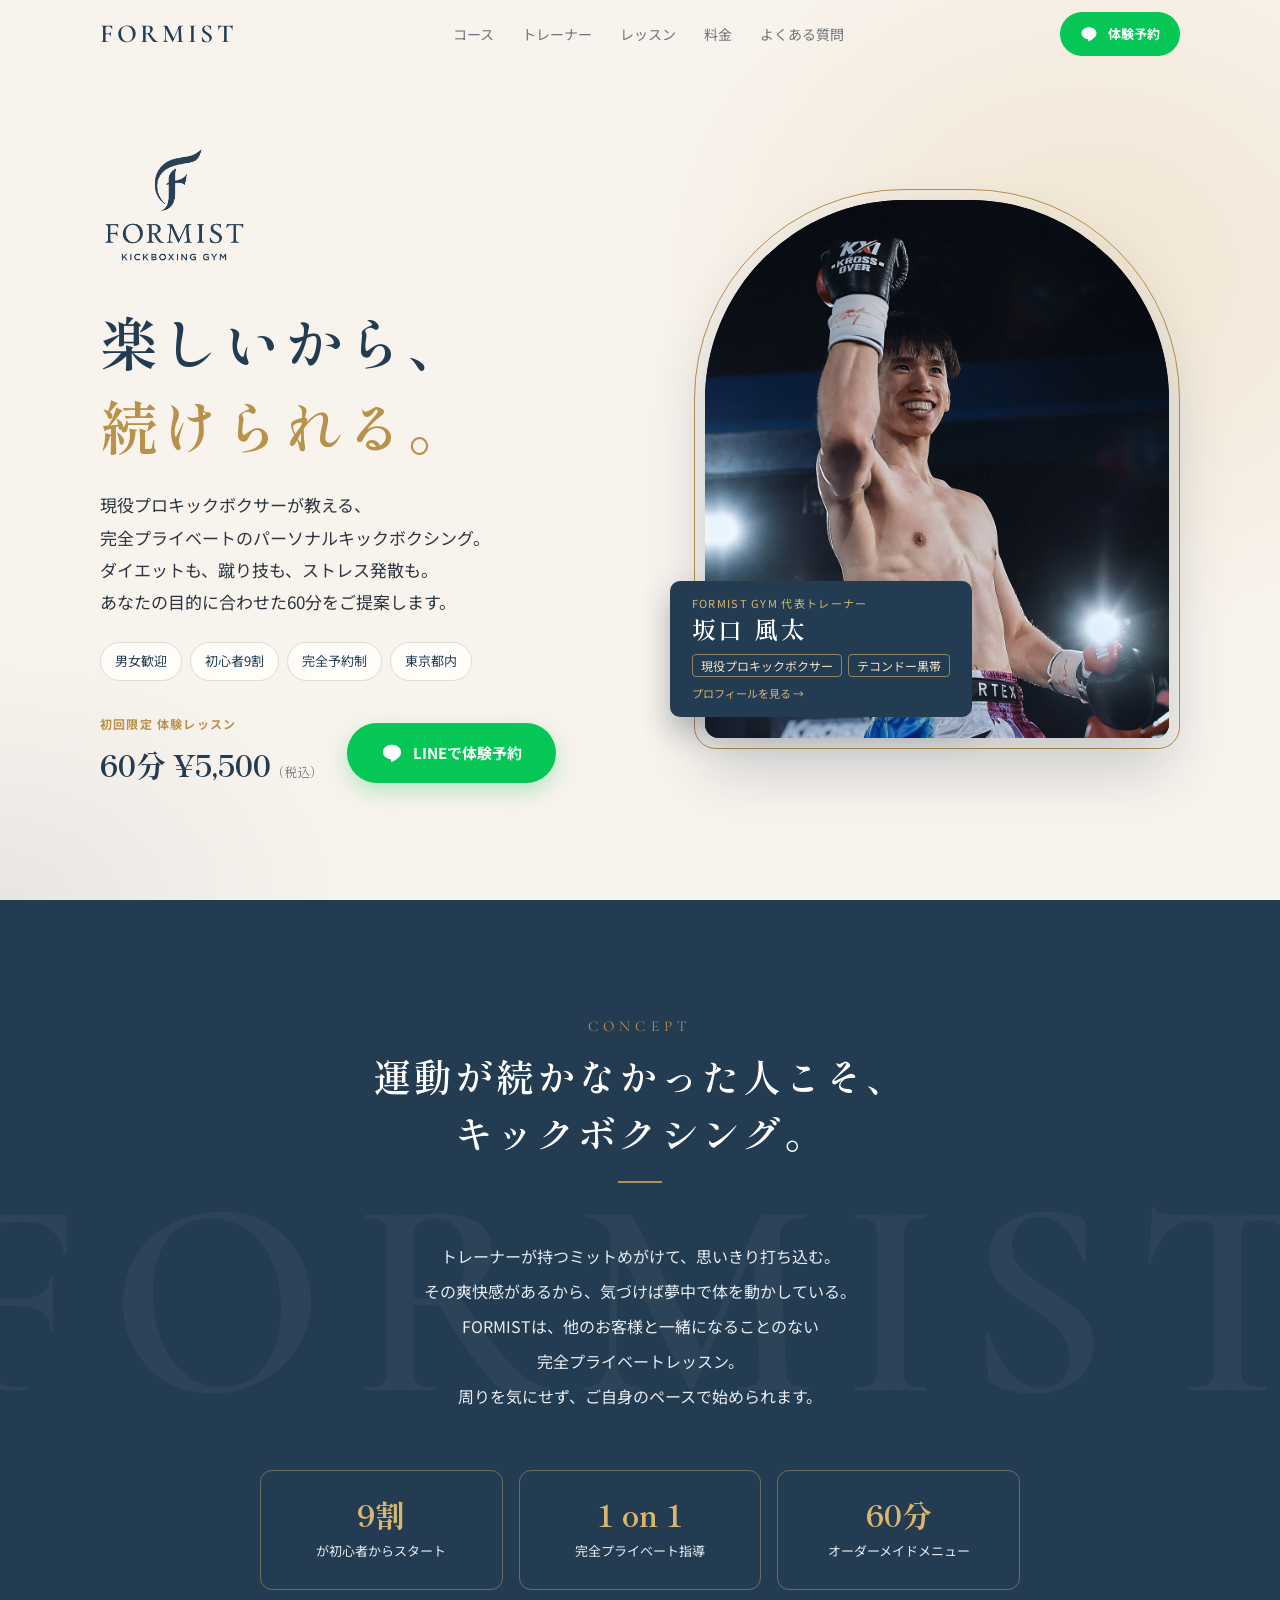
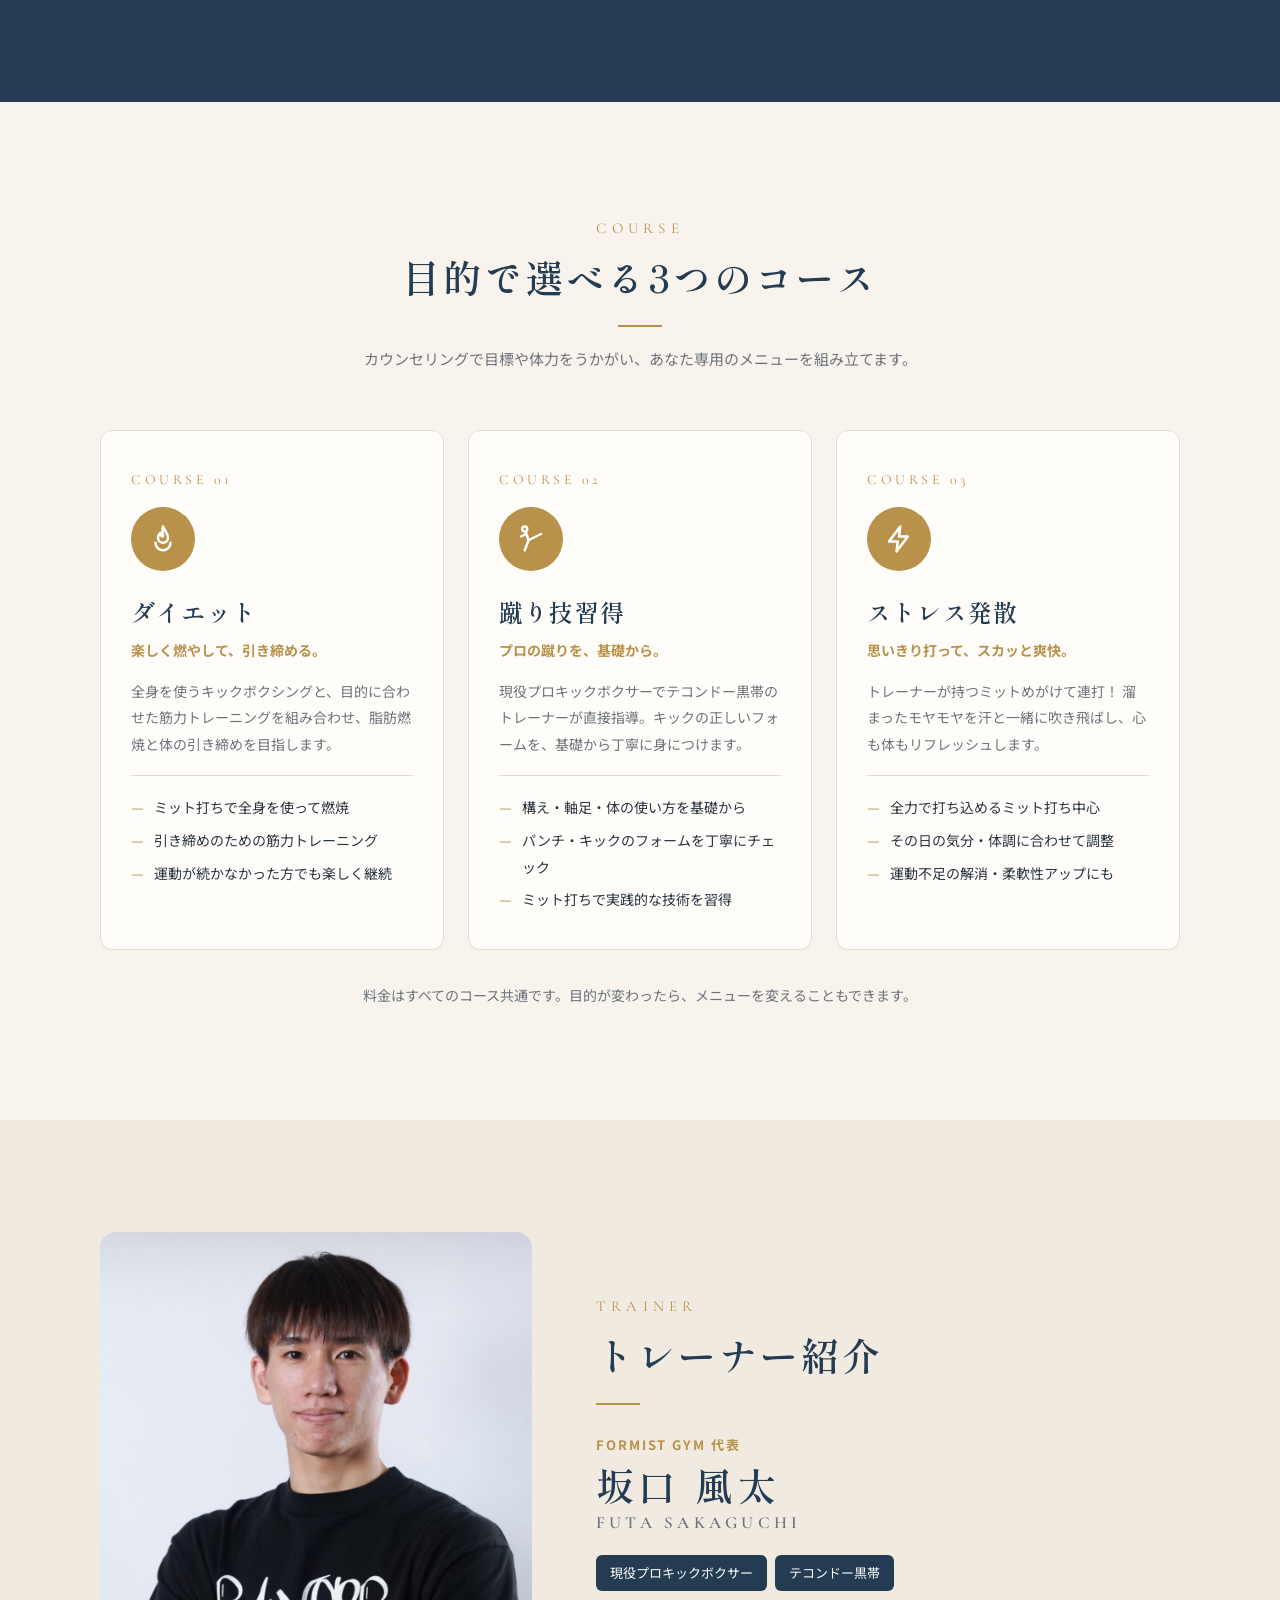
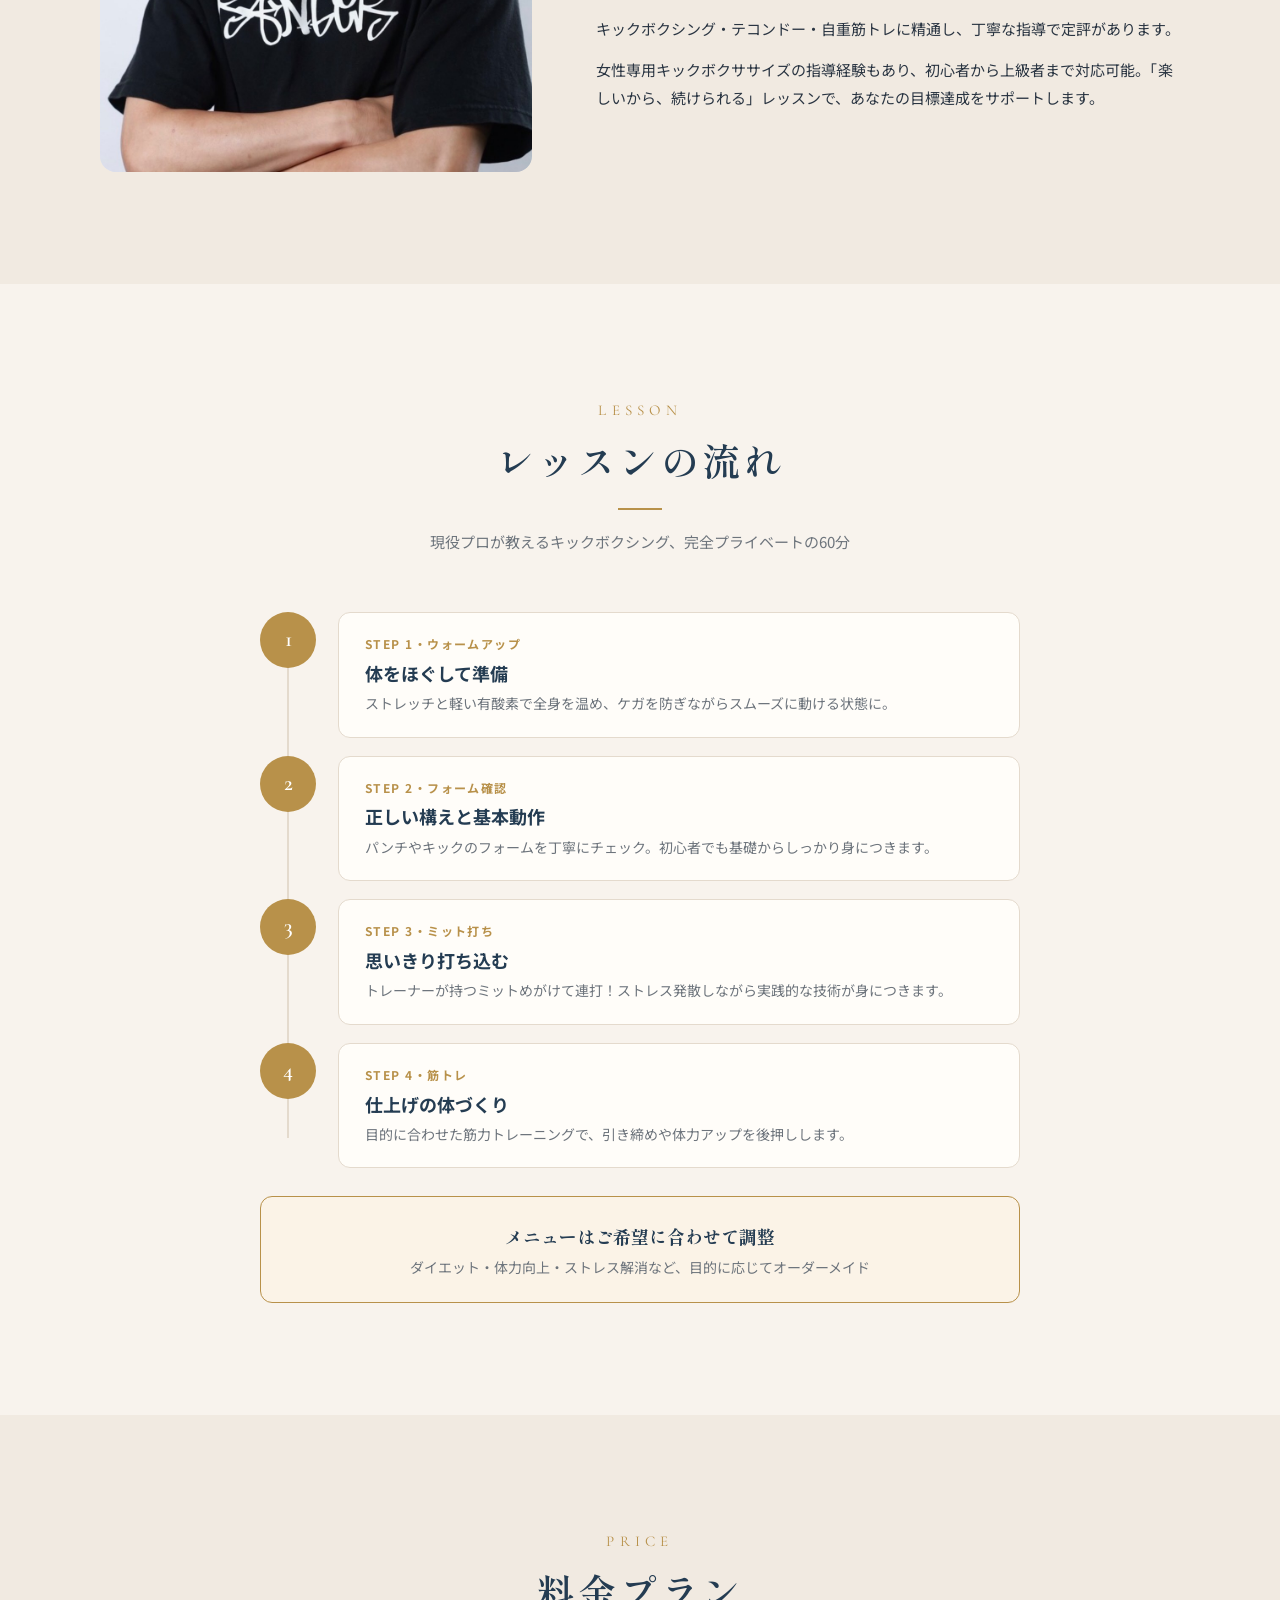
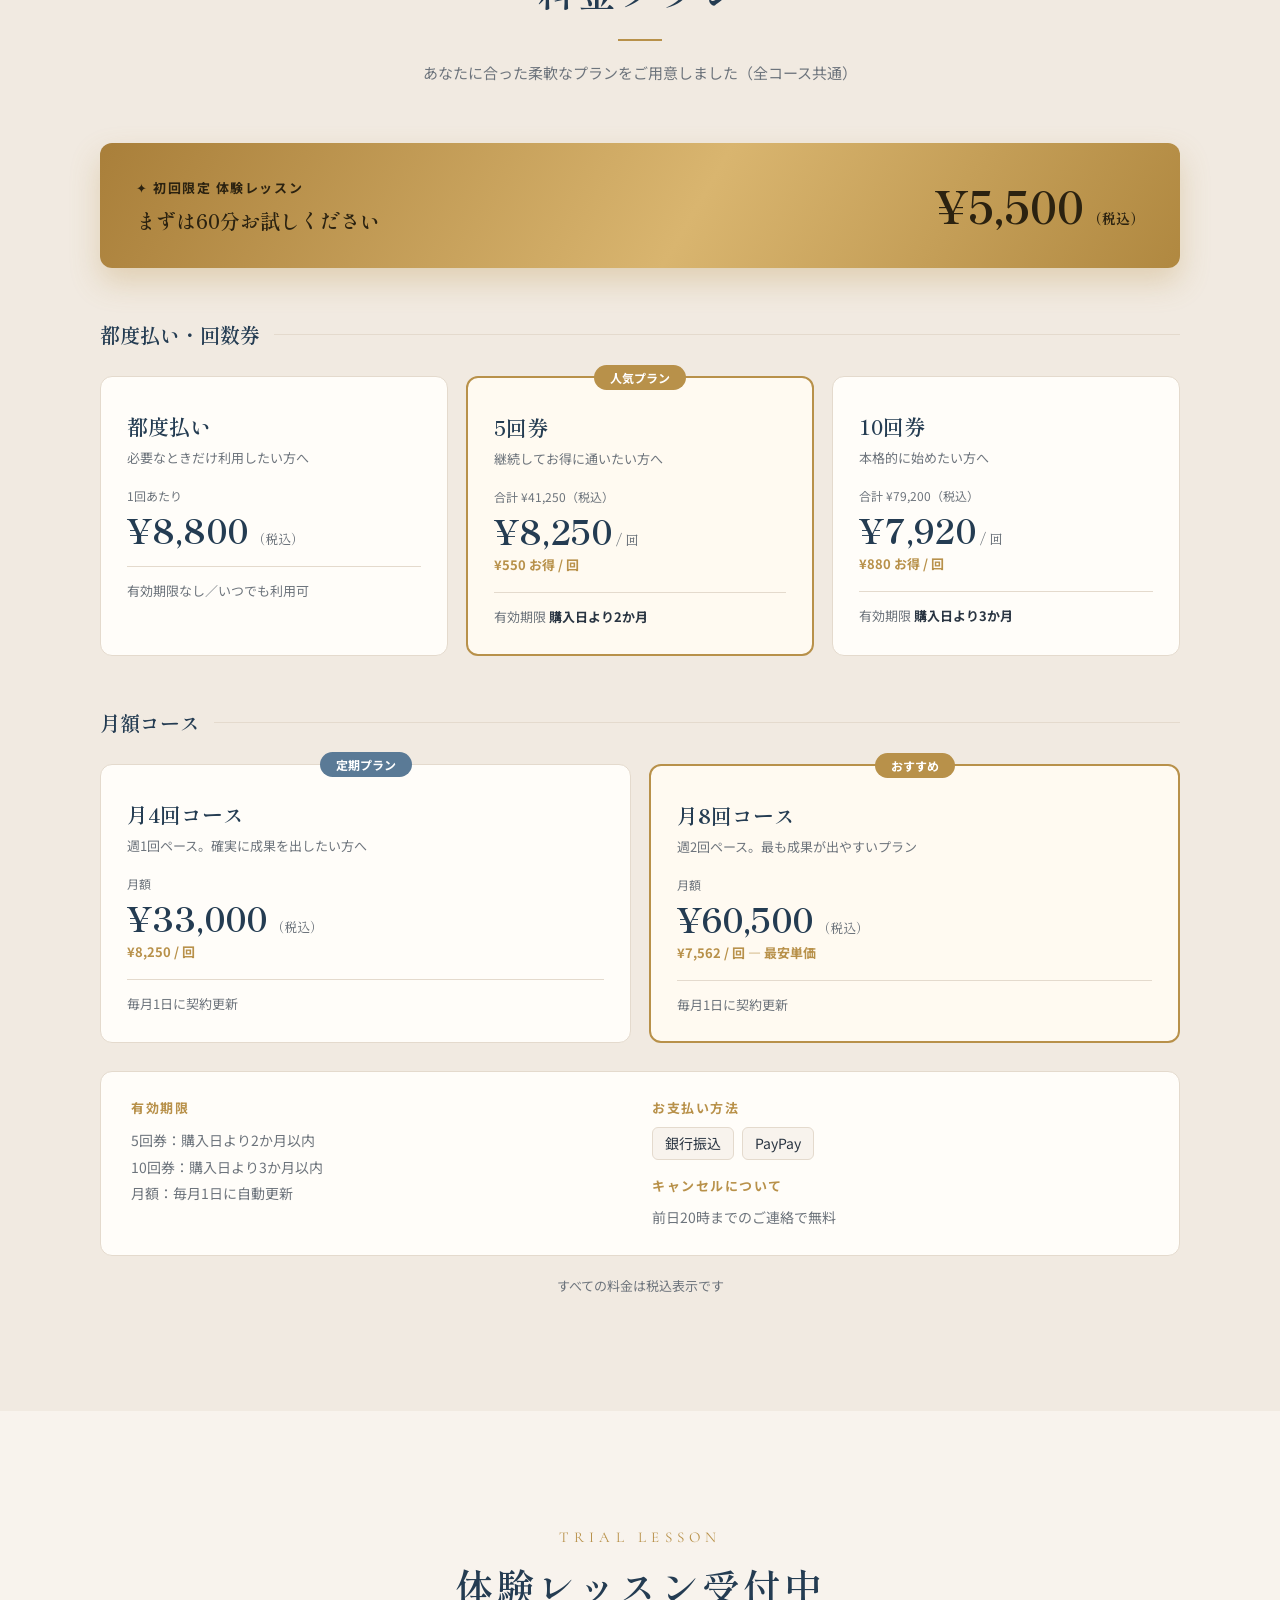
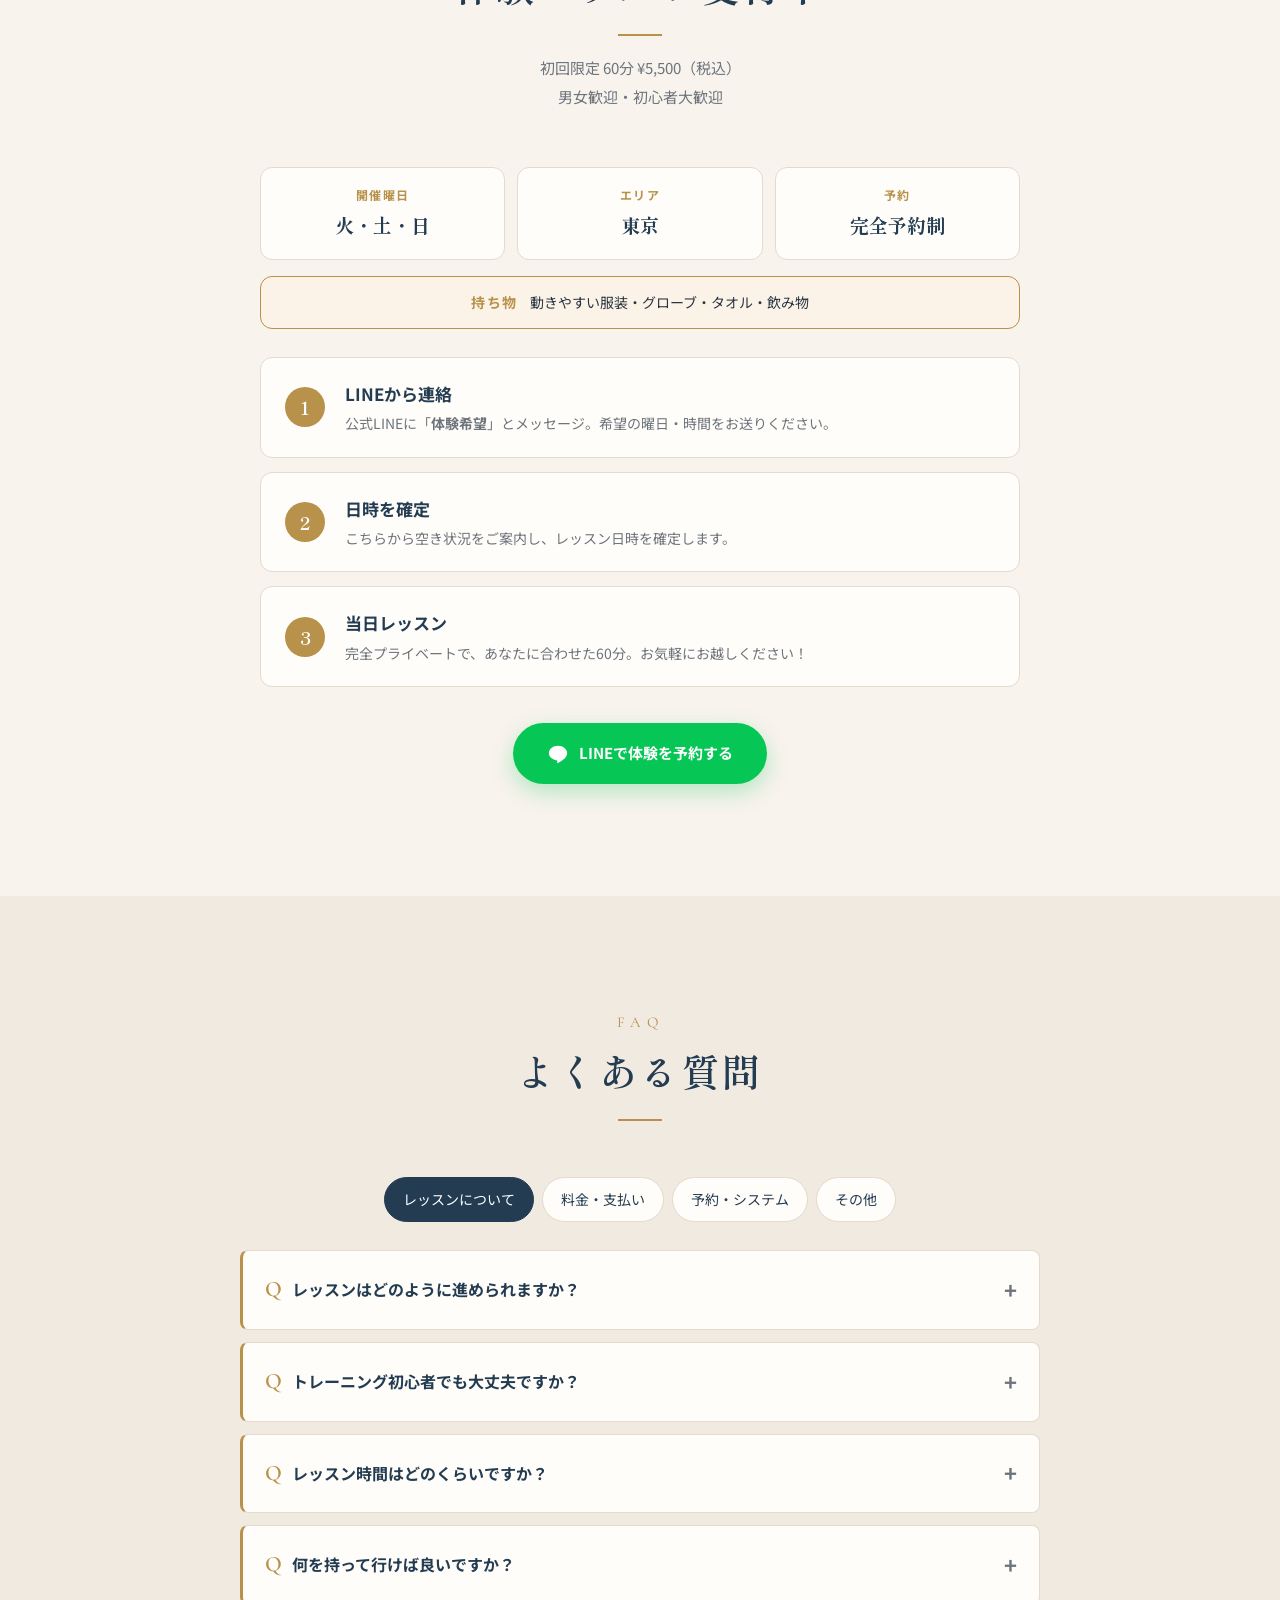
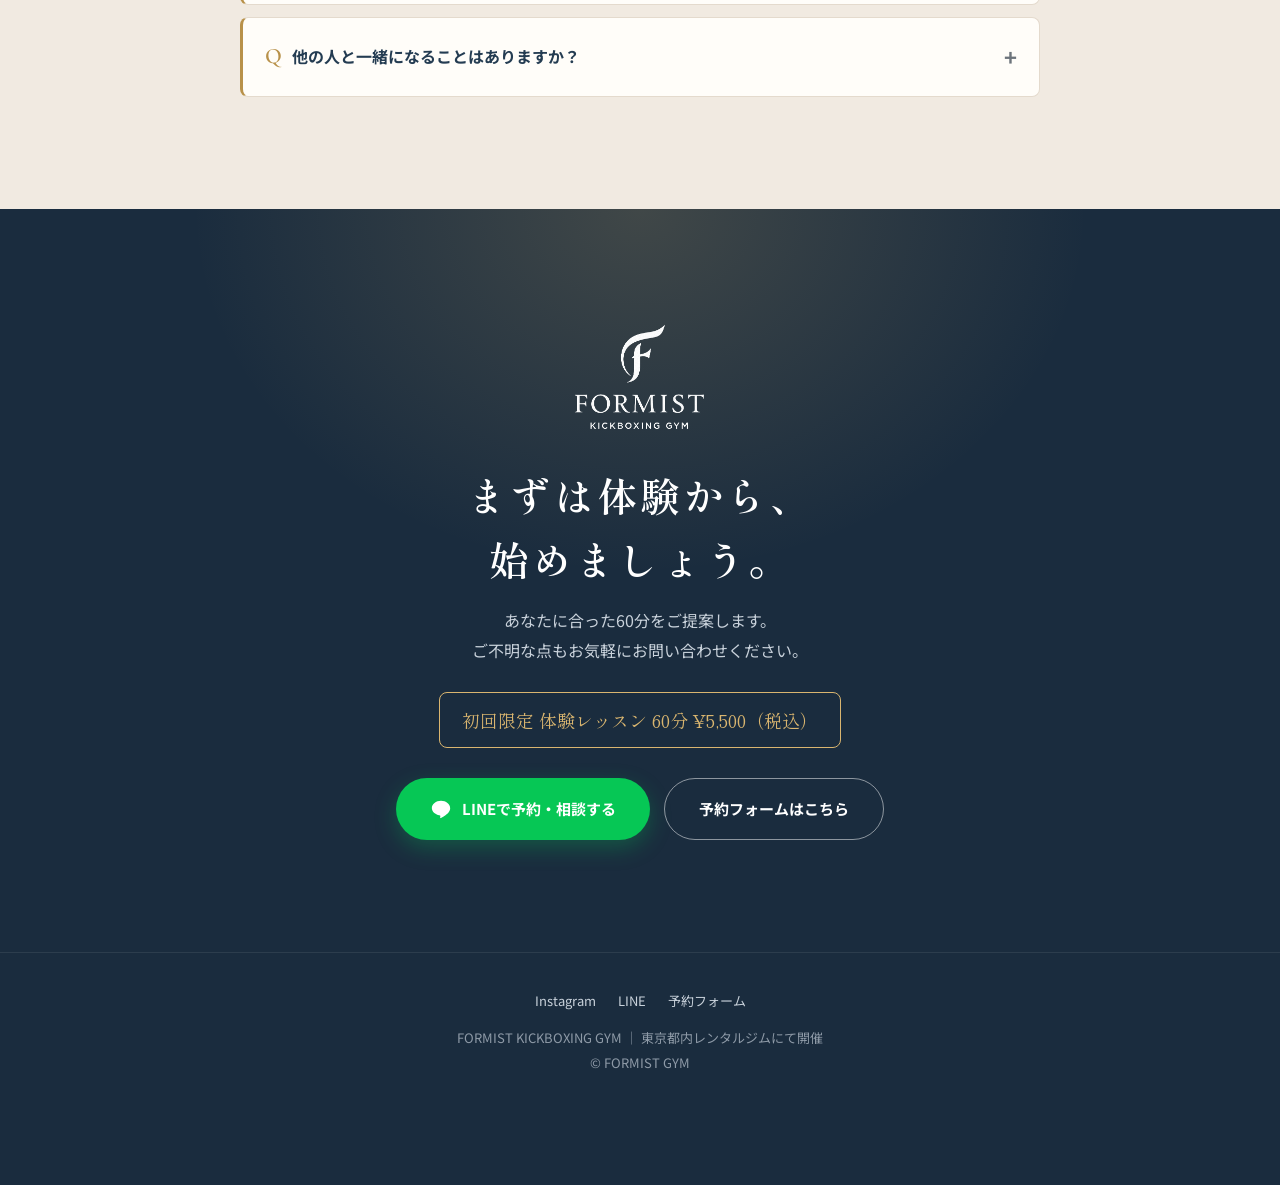
<file: index.html>
<!DOCTYPE html>
<html lang="ja">
<head>
<meta charset="UTF-8">
<meta name="viewport" content="width=device-width, initial-scale=1">
<title>FORMIST GYM | 現役プロが教えるパーソナルキックボクシング（東京）</title>
<meta name="description" content="楽しいから、続けられる。現役プロキックボクサーが教える完全プライベートのキックボクシング。ダイエット・蹴り技習得・ストレス発散の3コース。東京都内のレンタルジムで開催。初回体験60分¥5,500。">
<link rel="preconnect" href="https://fonts.googleapis.com">
<link rel="preconnect" href="https://fonts.gstatic.com" crossorigin>
<link href="https://fonts.googleapis.com/css2?family=Cormorant+Garamond:wght@500;600&family=Noto+Sans+JP:wght@400;500;700&family=Shippori+Mincho:wght@500;600;700&display=swap" rel="stylesheet">
<style>
  :root {
    --cream: #f8f3ed;
    --cream-2: #f1eae1;
    --card: #fffdf9;
    --navy: #243c52;
    --navy-deep: #1a2c3e;
    --text: #2a3542;
    --muted: #6d747c;
    --gold: #b8914a;
    --gold-light: #d9b56f;
    --line: #e4dacd;
    --line-green: #06c755;
    --radius: 12px;
    --serif: "Shippori Mincho", "Noto Serif JP", serif;
    --en: "Cormorant Garamond", serif;
  }
  * { box-sizing: border-box; margin: 0; padding: 0; }
  html { scroll-behavior: smooth; }
  body {
    background: var(--cream); color: var(--text);
    font-family: "Noto Sans JP", system-ui, sans-serif;
    line-height: 1.9; -webkit-font-smoothing: antialiased; overflow-x: hidden;
  }
  a { color: inherit; text-decoration: none; }
  img { display: block; max-width: 100%; height: auto; }
  .container { width: min(1080px, 100% - 32px); margin-inline: auto; }
  .nw { white-space: nowrap; }

  /* Buttons */
  .btn {
    display: inline-flex; align-items: center; justify-content: center; gap: 10px;
    padding: 16px 34px; border-radius: 999px; font-weight: 700; font-size: 15px;
    transition: transform .2s, box-shadow .2s, background .2s;
  }
  .btn:hover { transform: translateY(-2px); }
  .btn-line { background: var(--line-green); color: #fff; box-shadow: 0 8px 22px rgba(6,199,85,.28); }
  .btn-line::before {
    content: ""; width: 22px; height: 22px; flex: none;
    background: url("data:image/svg+xml,%3Csvg xmlns='http://www.w3.org/2000/svg' viewBox='0 0 24 24'%3E%3Cpath fill='white' d='M12 3C6.5 3 2 6.6 2 11c0 3.9 3.5 7.2 8.3 7.9.3.1.8.2.9.5.1.3.1.7 0 1l-.1.9c0 .3-.2 1 .9.6 1.1-.5 6-3.5 8.2-6.1C21.6 14.3 22 12.7 22 11c0-4.4-4.5-8-10-8z'/%3E%3C/svg%3E") center/contain no-repeat;
  }
  .btn-outline { border: 1px solid var(--navy); color: var(--navy); }
  .btn-outline:hover { background: var(--navy); color: #fff; }

  /* Header */
  header { position: fixed; inset: 0 0 auto; z-index: 50; transition: background .3s, box-shadow .3s; }
  header.scrolled { background: rgba(248,243,237,.92); backdrop-filter: blur(8px); box-shadow: 0 1px 0 var(--line); }
  .nav { height: 68px; display: flex; align-items: center; justify-content: space-between; }
  .nav-logo { font-family: var(--en); font-size: 26px; font-weight: 600; letter-spacing: .14em; color: var(--navy); }
  .nav ul { display: flex; gap: 28px; list-style: none; font-size: 14px; }
  .nav ul a { color: var(--muted); transition: color .2s; }
  .nav ul a:hover { color: var(--navy); }
  .nav .btn { padding: 10px 20px; font-size: 13px; box-shadow: none; }
  .nav .btn::before { width: 18px; height: 18px; }

  /* Headings */
  .sec { padding: 112px 0; }
  .sec-head { text-align: center; margin-bottom: 56px; }
  .sec-head .label { font-family: var(--en); font-size: 15px; letter-spacing: .35em; color: var(--gold); text-transform: uppercase; }
  .sec-head h2 { font-family: var(--serif); font-size: clamp(26px, 3.6vw, 38px); font-weight: 600; color: var(--navy); letter-spacing: .08em; line-height: 1.5; margin-top: 6px; }
  .sec-head h2::after { content: ""; display: block; width: 44px; height: 2px; background: var(--gold); margin: 20px auto 0; }
  .sec-head p { color: var(--muted); margin-top: 18px; font-size: 15px; }

  /* Hero */
  .hero {
    position: relative; min-height: 100svh; display: flex; align-items: center; padding: 110px 0 72px;
    background:
      radial-gradient(ellipse 50% 60% at 85% 30%, rgba(217,181,111,.22), transparent 70%),
      radial-gradient(ellipse 40% 40% at 0% 100%, rgba(36,60,82,.07), transparent 70%),
      var(--cream);
    overflow: hidden;
  }
  .hero-inner { display: grid; grid-template-columns: 1.05fr .95fr; gap: 56px; align-items: center; }
  .hero-logo { width: 150px; margin-bottom: 32px; }
  .hero h1 { font-family: var(--serif); font-size: clamp(34px, 5vw, 58px); font-weight: 600; color: var(--navy); line-height: 1.45; letter-spacing: .06em; }
  .hero h1 em { font-style: normal; color: var(--gold); }
  .hero .lead { margin-top: 22px; font-size: clamp(15px, 1.5vw, 17px); }
  .hero-tags { display: flex; flex-wrap: wrap; gap: 8px; margin-top: 24px; }
  .hero-tags span { font-size: 13px; padding: 6px 14px; border: 1px solid var(--line); background: var(--card); border-radius: 999px; color: var(--navy); }
  .hero-offer { margin-top: 32px; display: flex; align-items: center; gap: 18px 24px; flex-wrap: wrap; }
  .hero-offer .price { font-family: var(--serif); color: var(--navy); }
  .hero-offer .price small { display: block; font-family: "Noto Sans JP", sans-serif; font-size: 12px; color: var(--gold); font-weight: 700; letter-spacing: .1em; }
  .hero-offer .price strong { font-size: 30px; font-weight: 700; }
  .hero-offer .price span { font-size: 13px; color: var(--muted); }
  .hero-photo { position: relative; isolation: isolate; }
  .hero-photo .frame {
    position: relative; aspect-ratio: 4/4.6; padding: 10px;
    border: 1px solid var(--gold); border-radius: 210px 210px 22px 22px;
  }
  .hero-photo img {
    width: 100%; height: 100%; object-fit: cover; object-position: center top;
    border-radius: 200px 200px 14px 14px; background: #10141c;
    box-shadow: 0 30px 60px rgba(36,60,82,.22);
  }
  .hero-badge {
    position: absolute; left: -24px; bottom: 32px; background: var(--navy); color: #fff;
    padding: 14px 22px; border-radius: 10px; box-shadow: 0 14px 30px rgba(26,44,62,.3); line-height: 1.6;
  }
  .hero-badge { display: block; transition: transform .2s; }
  .hero-badge:hover { transform: translateY(-2px); }
  .hero-badge small { display: block; font-size: 11px; color: var(--gold-light); letter-spacing: .12em; }
  .hero-badge strong { display: block; font-family: var(--serif); font-size: 24px; font-weight: 600; letter-spacing: .12em; line-height: 1.4; }
  .hero-badge-tags { display: flex; flex-wrap: wrap; gap: 6px; margin-top: 8px; }
  .hero-badge-tags span { font-size: 12px; border: 1px solid rgba(217,181,111,.6); color: #f3e6cc; border-radius: 4px; padding: 1px 8px; white-space: nowrap; }
  .hero-badge-more { display: block; margin-top: 8px; font-size: 11px; color: var(--gold-light); }

  /* Concept */
  .concept { background: var(--navy); color: #e9edf1; text-align: center; position: relative; overflow: hidden; }
  .concept::before {
    content: "FORMIST"; position: absolute; left: 50%; top: 50%; transform: translate(-50%,-50%);
    font-family: var(--en); font-size: 22vw; font-weight: 600; color: rgba(255,255,255,.035); letter-spacing: .1em; pointer-events: none;
  }
  .concept .sec-head h2 { color: #fff; }
  .concept p.body { position: relative; max-width: 640px; margin-inline: auto; font-size: 16px; line-height: 2.2; }
  .stats { position: relative; display: grid; grid-template-columns: repeat(3, 1fr); gap: 16px; max-width: 760px; margin: 56px auto 0; }
  .stats div { border: 1px solid rgba(217,181,111,.4); border-radius: var(--radius); padding: 24px 12px; }
  .stats strong { display: block; font-family: var(--serif); font-size: 30px; color: var(--gold-light); line-height: 1.3; }
  .stats span { font-size: 13px; }

  /* Courses */
  .course-list { display: grid; grid-template-columns: repeat(3, 1fr); gap: 24px; }
  .course { background: var(--card); border: 1px solid var(--line); border-radius: var(--radius); padding: 36px 30px; display: flex; flex-direction: column; transition: transform .3s, box-shadow .3s; }
  .course:hover { transform: translateY(-6px); box-shadow: 0 20px 40px rgba(36,60,82,.1); }
  .course-num { font-family: var(--en); color: var(--gold); letter-spacing: .25em; font-size: 14px; }
  .course-icon { width: 64px; height: 64px; border-radius: 50%; background: var(--gold); color: #fff; display: grid; place-items: center; margin: 14px 0 18px; }
  .course-icon svg { width: 30px; height: 30px; }
  .course h3 { font-family: var(--serif); font-size: 24px; color: var(--navy); font-weight: 600; letter-spacing: .05em; }
  .course .tagline { color: var(--gold); font-size: 14px; font-weight: 700; margin-top: 2px; }
  .course p { font-size: 14px; color: var(--muted); margin-top: 14px; }
  .course ul { list-style: none; margin-top: 18px; padding-top: 18px; border-top: 1px solid var(--line); display: grid; gap: 6px; font-size: 14px; }
  .course li { display: flex; gap: 10px; }
  .course li::before { content: "—"; color: var(--gold); flex: none; }
  .course-note { text-align: center; margin-top: 32px; color: var(--muted); font-size: 14px; }

  /* Trainer */
  .trainer { background: var(--cream-2); }
  .trainer-inner { display: grid; grid-template-columns: .85fr 1.15fr; gap: 64px; align-items: center; }
  .trainer-photo { border-radius: 16px; overflow: hidden; aspect-ratio: 4/5; background: #e8e9ea; }
  .trainer-photo img { width: 100%; height: 100%; object-fit: cover; object-position: center 15%; }
  .trainer .role { font-size: 13px; color: var(--gold); font-weight: 700; letter-spacing: .15em; }
  .trainer h3 { font-family: var(--serif); font-size: 38px; color: var(--navy); font-weight: 600; letter-spacing: .12em; line-height: 1.4; }
  .trainer h3 small { display: block; font-family: var(--en); font-size: 17px; color: var(--muted); letter-spacing: .25em; }
  .trainer-tags { display: flex; flex-wrap: wrap; gap: 8px; margin: 20px 0 24px; }
  .trainer-tags span { background: var(--navy); color: #fff; font-size: 13px; padding: 6px 14px; border-radius: 6px; }
  .trainer p { font-size: 15px; }
  .trainer p + p { margin-top: 12px; }
  .trainer .left-head { text-align: left; margin-bottom: 28px; }
  .trainer .left-head h2::after { margin-left: 0; }

  /* Lesson flow */
  .lesson-list { max-width: 760px; margin-inline: auto; list-style: none; position: relative; }
  .lesson-list::before { content: ""; position: absolute; left: 27px; top: 30px; bottom: 30px; width: 2px; background: var(--line); }
  .lesson-list li { position: relative; display: grid; grid-template-columns: 56px 1fr; gap: 22px; align-items: start; }
  .lesson-list li + li { margin-top: 18px; }
  .lesson-list .dot { width: 56px; height: 56px; border-radius: 50%; background: var(--gold); color: #fff; display: grid; place-items: center; font-family: var(--en); font-size: 22px; font-weight: 600; position: relative; }
  .lesson-list .box { background: var(--card); border: 1px solid var(--line); border-radius: var(--radius); padding: 20px 26px; }
  .lesson-list .step { font-size: 12px; color: var(--gold); font-weight: 700; letter-spacing: .12em; }
  .lesson-list h3 { font-size: 18px; color: var(--navy); font-weight: 700; }
  .lesson-list p { font-size: 14px; color: var(--muted); }
  .lesson-note { max-width: 760px; margin: 28px auto 0; text-align: center; border: 1px solid var(--gold); background: #fbf3e7; border-radius: var(--radius); padding: 22px; }
  .lesson-note strong { font-family: var(--serif); color: var(--navy); font-size: 18px; }
  .lesson-note p { font-size: 14px; color: var(--muted); }

  /* Price */
  section.price { background: var(--cream-2); }
  .trial-banner {
    display: flex; align-items: center; justify-content: space-between; gap: 12px 20px; flex-wrap: wrap;
    background: linear-gradient(120deg, #a97f3a, var(--gold-light) 55%, #b08840); color: #2b2210;
    border-radius: var(--radius); padding: 28px 36px; box-shadow: 0 14px 30px rgba(184,145,74,.3);
  }
  .trial-banner small { font-size: 13px; font-weight: 700; letter-spacing: .12em; }
  .trial-banner p { font-family: var(--serif); font-size: 20px; font-weight: 600; }
  .trial-banner .amount { font-family: var(--serif); font-size: 44px; font-weight: 700; line-height: 1; }
  .trial-banner .amount span { font-size: 14px; margin-left: 4px; }
  .price-group-title { font-family: var(--serif); color: var(--navy); font-size: 20px; font-weight: 600; margin: 48px 0 22px; display: flex; align-items: center; gap: 14px; }
  .price-group-title::after { content: ""; flex: 1; height: 1px; background: var(--line); }
  .price-grid { display: grid; gap: 18px; }
  .price-grid.three { grid-template-columns: repeat(3, 1fr); }
  .price-grid.two { grid-template-columns: repeat(2, 1fr); }
  .plan { position: relative; background: var(--card); border: 1px solid var(--line); border-radius: var(--radius); padding: 30px 26px 24px; }
  .plan.hl { border: 2px solid var(--gold); background: #fffaf1; }
  .plan .ribbon { position: absolute; top: -13px; left: 50%; transform: translateX(-50%); font-size: 12px; font-weight: 700; color: #fff; padding: 3px 16px; border-radius: 999px; background: var(--gold); white-space: nowrap; line-height: 1.6; }
  .plan .ribbon.navy { background: #5a7a96; }
  .plan h3 { font-family: var(--serif); color: var(--navy); font-size: 21px; font-weight: 600; }
  .plan .for { font-size: 13px; color: var(--muted); }
  .plan .sub { font-size: 12px; color: var(--muted); margin-top: 14px; }
  .plan .amt { font-family: var(--serif); font-size: 34px; color: var(--navy); font-weight: 700; line-height: 1.3; }
  .plan .amt span { font-size: 13px; font-weight: 500; color: var(--muted); margin-left: 4px; }
  .plan .per { font-size: 13px; color: var(--gold); font-weight: 700; }
  .plan .term { margin-top: 14px; padding-top: 12px; border-top: 1px solid var(--line); font-size: 13px; color: var(--muted); }
  .plan .term b { color: var(--text); }
  .pay { margin-top: 28px; background: var(--card); border: 1px solid var(--line); border-radius: var(--radius); padding: 24px 30px; display: grid; grid-template-columns: 1fr 1fr; gap: 24px; font-size: 14px; }
  .pay h4 { font-size: 13px; color: var(--gold); letter-spacing: .12em; margin-bottom: 6px; }
  .pay .chips { display: flex; gap: 8px; flex-wrap: wrap; }
  .pay .chips span { border: 1px solid var(--line); background: var(--cream); border-radius: 6px; padding: 2px 12px; }
  .pay ul { list-style: none; color: var(--muted); }
  .price-foot { text-align: center; font-size: 13px; color: var(--muted); margin-top: 18px; }

  /* Trial flow */
  .trial-info { display: grid; grid-template-columns: repeat(3, 1fr); gap: 12px; max-width: 760px; margin: 0 auto 28px; }
  .trial-info div { background: var(--card); border: 1px solid var(--line); border-radius: var(--radius); text-align: center; padding: 16px 8px; }
  .trial-info small { display: block; font-size: 12px; color: var(--gold); font-weight: 700; letter-spacing: .1em; }
  .trial-info strong { font-family: var(--serif); font-size: 19px; color: var(--navy); }
  .trial-bring { max-width: 760px; margin: -12px auto 28px; text-align: center; font-size: 14px; color: var(--text); background: #fbf3e7; border: 1px solid var(--gold); border-radius: var(--radius); padding: 12px 16px; }
  .trial-bring b { color: var(--gold); margin-right: 12px; letter-spacing: .1em; }
  .trial-steps { max-width: 760px; margin-inline: auto; list-style: none; display: grid; gap: 14px; counter-reset: s; }
  .trial-steps li { counter-increment: s; background: var(--card); border: 1px solid var(--line); border-radius: var(--radius); padding: 20px 26px 20px 84px; position: relative; }
  .trial-steps li::before { content: counter(s); position: absolute; left: 24px; top: 50%; transform: translateY(-50%); width: 40px; height: 40px; border-radius: 50%; background: var(--gold); color: #fff; display: grid; place-items: center; font-family: var(--serif); font-size: 18px; font-weight: 700; }
  .trial-steps h3 { font-size: 17px; color: var(--navy); }
  .trial-steps p { font-size: 14px; color: var(--muted); }
  .trial-cta { text-align: center; margin-top: 36px; }

  /* FAQ */
  .faq { background: var(--cream-2); }
  .faq-tabs { display: flex; justify-content: center; flex-wrap: wrap; gap: 8px; margin-bottom: 28px; }
  .faq-tabs button {
    font: inherit; font-size: 14px; cursor: pointer; padding: 8px 18px; border-radius: 999px;
    border: 1px solid var(--line); background: var(--card); color: var(--navy); transition: all .2s;
  }
  .faq-tabs button[aria-selected="true"] { background: var(--navy); color: #fff; border-color: var(--navy); }
  .faq-panel { max-width: 800px; margin-inline: auto; display: grid; gap: 12px; }
  .faq-panel[hidden] { display: none; }
  details { background: var(--card); border: 1px solid var(--line); border-left: 3px solid var(--gold); border-radius: 8px; }
  summary { cursor: pointer; list-style: none; padding: 18px 52px 18px 22px; font-weight: 700; color: var(--navy); position: relative; }
  summary::-webkit-details-marker { display: none; }
  summary::before { content: "Q"; font-family: var(--en); font-size: 22px; color: var(--gold); margin-right: 10px; font-weight: 600; }
  summary::after { content: "+"; position: absolute; right: 22px; top: 50%; transform: translateY(-50%); font-size: 22px; color: var(--muted); transition: transform .2s; }
  details[open] summary::after { transform: translateY(-50%) rotate(45deg); }
  details .a { padding: 0 22px 20px 50px; font-size: 14px; color: var(--muted); position: relative; }
  details .a::before { content: "A"; position: absolute; left: 23px; top: -4px; font-family: var(--en); font-size: 22px; color: #5a7a96; font-weight: 600; }
  details .a b { color: var(--text); }

  /* CTA */
  .cta { background: var(--navy-deep); color: #fff; text-align: center; position: relative; overflow: hidden; }
  .cta::before { content: ""; position: absolute; inset: 0; background: radial-gradient(ellipse 50% 70% at 50% 0%, rgba(217,181,111,.2), transparent 70%); }
  .cta > * { position: relative; }
  .cta img { width: 140px; margin: 0 auto 28px; }
  .cta h2 { font-family: var(--serif); font-size: clamp(26px, 3.8vw, 40px); font-weight: 600; letter-spacing: .08em; line-height: 1.6; }
  .cta p { color: #c9d2db; margin-top: 14px; }
  .cta .offer { display: inline-block; margin-top: 26px; border: 1px solid var(--gold-light); color: var(--gold-light); border-radius: 8px; padding: 10px 22px; font-family: var(--serif); font-size: 18px; }
  .cta-btns { margin-top: 30px; display: flex; gap: 14px; justify-content: center; flex-wrap: wrap; }
  .cta .btn-outline { border-color: rgba(255,255,255,.5); color: #fff; }
  .cta .btn-outline:hover { background: #fff; color: var(--navy); }

  footer { background: var(--navy-deep); color: #8e9aa7; border-top: 1px solid rgba(255,255,255,.08); padding: 36px 0 110px; text-align: center; font-size: 13px; }
  footer a { color: #c9d2db; }
  footer .links { display: flex; justify-content: center; gap: 22px; margin-bottom: 12px; }

  .fixed-cta { display: none; position: fixed; left: 16px; right: 16px; bottom: 16px; z-index: 40; transform: translateY(150%); transition: transform .3s; }
  .fixed-cta.show { transform: none; }
  .fixed-cta .btn { width: 100%; }

  .reveal { opacity: 0; transform: translateY(22px); transition: opacity .8s ease, transform .8s ease; }
  .reveal.in { opacity: 1; transform: none; }
  @media (prefers-reduced-motion: reduce) { .reveal { opacity: 1; transform: none; transition: none; } html { scroll-behavior: auto; } }

  @media (max-width: 920px) {
    .nav ul { display: none; }
    .hero-inner, .trainer-inner { grid-template-columns: 1fr; gap: 48px; }
    .hero-photo { max-width: 360px; margin-inline: auto; width: 100%; }
    .hero-badge { left: -8px; bottom: 14px; padding: 12px 18px; }
    .hero-logo { margin-inline: auto; }
    .hero-text { text-align: center; }
    .hero-tags, .hero-offer { justify-content: center; }
    .course-list, .price-grid.three { grid-template-columns: 1fr; }
    .price-grid.three { gap: 24px; }
    .trainer-photo { max-width: 420px; margin-inline: auto; width: 100%; }
    .fixed-cta { display: block; }
  }
  @media (max-width: 600px) {
    .sec { padding: 84px 0; }
    .nav .btn { display: none; }
    .hero { padding-top: 92px; }
    .hero-logo { width: 120px; }
    .hero .lead { font-size: 14px; }
    .stats { grid-template-columns: 1fr; }
    .concept p.body { font-size: 14px; }
    .price-grid.two, .pay { grid-template-columns: 1fr; }
    .price-grid.two { gap: 24px; }
    .trial-banner { padding: 24px; }
    .trial-info { gap: 8px; }
    .trial-info strong { font-size: 15px; }
    .trial-steps li { padding-left: 76px; }
    .trial-steps li::before { left: 20px; }
    .lesson-list li { grid-template-columns: 44px 1fr; gap: 14px; }
    .lesson-list .dot { width: 44px; height: 44px; font-size: 18px; }
    .lesson-list::before { left: 21px; }
    .lesson-list .box { padding: 18px 20px; }
    .trainer h3 { font-size: 32px; }
  }
</style>
</head>
<body>

<header id="header">
  <div class="container nav">
    <a href="#" class="nav-logo">FORMIST</a>
    <ul>
      <li><a href="#courses">コース</a></li>
      <li><a href="#trainer">トレーナー</a></li>
      <li><a href="#lesson">レッスン</a></li>
      <li><a href="#price">料金</a></li>
      <li><a href="#faq">よくある質問</a></li>
    </ul>
    <a href="#trial" class="btn btn-line">体験予約</a>
  </div>
</header>

<main>
  <!-- HERO -->
  <section class="hero">
    <div class="container hero-inner">
      <div class="hero-text">
        <img src="images/logo.png" alt="FORMIST KICKBOXING GYM" class="hero-logo" width="541" height="440">
        <h1><span class="nw">楽しいから、</span><br><span class="nw"><em>続けられる。</em></span></h1>
        <p class="lead">現役プロキックボクサーが教える、<br>完全プライベートのパーソナルキックボクシング。<br>ダイエットも、蹴り技も、ストレス発散も。<br>あなたの目的に合わせた60分をご提案します。</p>
        <div class="hero-tags">
          <span>男女歓迎</span><span>初心者9割</span><span>完全予約制</span><span>東京都内</span>
        </div>
        <div class="hero-offer">
          <div class="price"><small>初回限定 体験レッスン</small><strong>60分 ¥5,500</strong><span>（税込）</span></div>
          <a href="#trial" class="btn btn-line">LINEで体験予約</a>
        </div>
      </div>
      <div class="hero-photo">
        <div class="frame"><img src="images/hero-fight.jpg" alt="試合で勝利し拳を掲げる代表トレーナー 坂口風太" width="1108" height="1276"></div>
        <a href="#trainer" class="hero-badge">
          <small>FORMIST GYM 代表トレーナー</small>
          <strong>坂口 風太</strong>
          <span class="hero-badge-tags"><span>現役プロキックボクサー</span><span>テコンドー黒帯</span></span>
          <span class="hero-badge-more">プロフィールを見る →</span>
        </a>
      </div>
    </div>
  </section>

  <!-- CONCEPT -->
  <section class="sec concept">
    <div class="container">
      <div class="sec-head reveal">
        <div class="label">Concept</div>
        <h2>運動が続かなかった人こそ、<br>キックボクシング。</h2>
      </div>
      <p class="body reveal">トレーナーが持つミットめがけて、思いきり打ち込む。<br>その爽快感があるから、気づけば夢中で体を動かしている。<br>FORMISTは、他のお客様と一緒になることのない<br>完全プライベートレッスン。<br>周りを気にせず、ご自身のペースで始められます。</p>
      <div class="stats reveal">
        <div><strong>9割</strong><span>が初心者からスタート</span></div>
        <div><strong>1 on 1</strong><span>完全プライベート指導</span></div>
        <div><strong>60分</strong><span>オーダーメイドメニュー</span></div>
      </div>
    </div>
  </section>

  <!-- COURSES -->
  <section id="courses" class="sec">
    <div class="container">
      <div class="sec-head reveal">
        <div class="label">Course</div>
        <h2>目的で選べる3つのコース</h2>
        <p>カウンセリングで目標や体力をうかがい、あなた専用のメニューを組み立てます。</p>
      </div>
      <div class="course-list">
        <article class="course reveal">
          <div class="course-num">COURSE 01</div>
          <div class="course-icon"><svg viewBox="0 0 24 24" fill="none" stroke="currentColor" stroke-width="2" stroke-linecap="round" stroke-linejoin="round"><path d="M12 2c1 3 4 5 4 9a4 4 0 0 1-8 0c0-2 1-3 2-4 0 2 1 3 2 3 0-3-1-5 0-8z"/><path d="M6 15a6 6 0 0 0 12 0"/></svg></div>
          <h3>ダイエット</h3>
          <div class="tagline">楽しく燃やして、引き締める。</div>
          <p>全身を使うキックボクシングと、目的に合わせた筋力トレーニングを組み合わせ、脂肪燃焼と体の引き締めを目指します。</p>
          <ul>
            <li>ミット打ちで全身を使って燃焼</li>
            <li>引き締めのための筋力トレーニング</li>
            <li>運動が続かなかった方でも楽しく継続</li>
          </ul>
        </article>
        <article class="course reveal">
          <div class="course-num">COURSE 02</div>
          <div class="course-icon"><svg viewBox="0 0 24 24" fill="none" stroke="currentColor" stroke-width="2" stroke-linecap="round" stroke-linejoin="round"><circle cx="7" cy="4" r="2"/><path d="M8 7l2 6-3 8"/><path d="M10 13l10-5"/><path d="M8 8l-4 2"/></svg></div>
          <h3>蹴り技習得</h3>
          <div class="tagline">プロの蹴りを、基礎から。</div>
          <p>現役プロキックボクサーでテコンドー黒帯のトレーナーが直接指導。キックの正しいフォームを、基礎から丁寧に身につけます。</p>
          <ul>
            <li>構え・軸足・体の使い方を基礎から</li>
            <li>パンチ・キックのフォームを丁寧にチェック</li>
            <li>ミット打ちで実践的な技術を習得</li>
          </ul>
        </article>
        <article class="course reveal">
          <div class="course-num">COURSE 03</div>
          <div class="course-icon"><svg viewBox="0 0 24 24" fill="none" stroke="currentColor" stroke-width="2" stroke-linecap="round" stroke-linejoin="round"><path d="M13 2L4 14h7l-1 8 9-12h-7l1-8z"/></svg></div>
          <h3>ストレス発散</h3>
          <div class="tagline">思いきり打って、スカッと爽快。</div>
          <p>トレーナーが持つミットめがけて連打！ 溜まったモヤモヤを汗と一緒に吹き飛ばし、心も体もリフレッシュします。</p>
          <ul>
            <li>全力で打ち込めるミット打ち中心</li>
            <li>その日の気分・体調に合わせて調整</li>
            <li>運動不足の解消・柔軟性アップにも</li>
          </ul>
        </article>
      </div>
      <p class="course-note reveal">料金はすべてのコース共通です。目的が変わったら、メニューを変えることもできます。</p>
    </div>
  </section>

  <!-- TRAINER -->
  <section id="trainer" class="sec trainer">
    <div class="container trainer-inner">
      <div class="trainer-photo reveal"><img src="images/trainer.jpg" alt="代表トレーナー 坂口風太" loading="lazy" width="1206" height="1278"></div>
      <div class="reveal">
        <div class="sec-head left-head">
          <div class="label">Trainer</div>
          <h2>トレーナー紹介</h2>
        </div>
        <div class="role">FORMIST GYM 代表</div>
        <h3>坂口 風太<small>FUTA SAKAGUCHI</small></h3>
        <div class="trainer-tags"><span>現役プロキックボクサー</span><span>テコンドー黒帯</span></div>
        <p>キックボクシング・テコンドー・自重筋トレに精通し、丁寧な指導で定評があります。</p>
        <p>女性専用キックボクササイズの指導経験もあり、初心者から上級者まで対応可能。「楽しいから、続けられる」レッスンで、あなたの目標達成をサポートします。</p>
      </div>
    </div>
  </section>

  <!-- LESSON -->
  <section id="lesson" class="sec">
    <div class="container">
      <div class="sec-head reveal">
        <div class="label">Lesson</div>
        <h2>レッスンの流れ</h2>
        <p>現役プロが教えるキックボクシング、完全プライベートの60分</p>
      </div>
      <ol class="lesson-list">
        <li class="reveal"><div class="dot">1</div><div class="box"><div class="step">STEP 1・ウォームアップ</div><h3>体をほぐして準備</h3><p>ストレッチと軽い有酸素で全身を温め、ケガを防ぎながらスムーズに動ける状態に。</p></div></li>
        <li class="reveal"><div class="dot">2</div><div class="box"><div class="step">STEP 2・フォーム確認</div><h3>正しい構えと基本動作</h3><p>パンチやキックのフォームを丁寧にチェック。初心者でも基礎からしっかり身につきます。</p></div></li>
        <li class="reveal"><div class="dot">3</div><div class="box"><div class="step">STEP 3・ミット打ち</div><h3>思いきり打ち込む</h3><p>トレーナーが持つミットめがけて連打！ストレス発散しながら実践的な技術が身につきます。</p></div></li>
        <li class="reveal"><div class="dot">4</div><div class="box"><div class="step">STEP 4・筋トレ</div><h3>仕上げの体づくり</h3><p>目的に合わせた筋力トレーニングで、引き締めや体力アップを後押しします。</p></div></li>
      </ol>
      <div class="lesson-note reveal">
        <strong>メニューはご希望に合わせて調整</strong>
        <p>ダイエット・体力向上・ストレス解消など、目的に応じてオーダーメイド</p>
      </div>
    </div>
  </section>

  <!-- PRICE -->
  <section id="price" class="sec price">
    <div class="container">
      <div class="sec-head reveal">
        <div class="label">Price</div>
        <h2>料金プラン</h2>
        <p>あなたに合った柔軟なプランをご用意しました（全コース共通）</p>
      </div>

      <div class="trial-banner reveal">
        <div><small>✦ 初回限定 体験レッスン</small><p>まずは60分お試しください</p></div>
        <div class="amount">¥5,500<span>（税込）</span></div>
      </div>

      <h3 class="price-group-title reveal">都度払い・回数券</h3>
      <div class="price-grid three">
        <div class="plan reveal">
          <h3>都度払い</h3><div class="for">必要なときだけ利用したい方へ</div>
          <div class="sub">1回あたり</div>
          <div class="amt">¥8,800<span>（税込）</span></div>
          <div class="term">有効期限なし／いつでも利用可</div>
        </div>
        <div class="plan hl reveal">
          <div class="ribbon">人気プラン</div>
          <h3>5回券</h3><div class="for">継続してお得に通いたい方へ</div>
          <div class="sub">合計 ¥41,250（税込）</div>
          <div class="amt">¥8,250<span>/ 回</span></div>
          <div class="per">¥550 お得 / 回</div>
          <div class="term">有効期限 <b>購入日より2か月</b></div>
        </div>
        <div class="plan reveal">
          <h3>10回券</h3><div class="for">本格的に始めたい方へ</div>
          <div class="sub">合計 ¥79,200（税込）</div>
          <div class="amt">¥7,920<span>/ 回</span></div>
          <div class="per">¥880 お得 / 回</div>
          <div class="term">有効期限 <b>購入日より3か月</b></div>
        </div>
      </div>

      <h3 class="price-group-title reveal">月額コース</h3>
      <div class="price-grid two">
        <div class="plan reveal">
          <div class="ribbon navy">定期プラン</div>
          <h3>月4回コース</h3><div class="for">週1回ペース。確実に成果を出したい方へ</div>
          <div class="sub">月額</div>
          <div class="amt">¥33,000<span>（税込）</span></div>
          <div class="per">¥8,250 / 回</div>
          <div class="term">毎月1日に契約更新</div>
        </div>
        <div class="plan hl reveal">
          <div class="ribbon">おすすめ</div>
          <h3>月8回コース</h3><div class="for">週2回ペース。最も成果が出やすいプラン</div>
          <div class="sub">月額</div>
          <div class="amt">¥60,500<span>（税込）</span></div>
          <div class="per">¥7,562 / 回 — 最安単価</div>
          <div class="term">毎月1日に契約更新</div>
        </div>
      </div>

      <div class="pay reveal">
        <div>
          <h4>有効期限</h4>
          <ul><li>5回券：購入日より2か月以内</li><li>10回券：購入日より3か月以内</li><li>月額：毎月1日に自動更新</li></ul>
        </div>
        <div>
          <h4>お支払い方法</h4>
          <div class="chips"><span>銀行振込</span><span>PayPay</span></div>
          <h4 style="margin-top:14px">キャンセルについて</h4>
          <ul><li>前日20時までのご連絡で無料</li></ul>
        </div>
      </div>
      <p class="price-foot">すべての料金は税込表示です</p>
    </div>
  </section>

  <!-- TRIAL -->
  <section id="trial" class="sec">
    <div class="container">
      <div class="sec-head reveal">
        <div class="label">Trial Lesson</div>
        <h2>体験レッスン受付中</h2>
        <p>初回限定 60分 ¥5,500（税込）<br>男女歓迎・初心者大歓迎</p>
      </div>
      <div class="trial-info reveal">
        <div><small>開催曜日</small><strong>火・土・日</strong></div>
        <div><small>エリア</small><strong>東京</strong></div>
        <div><small>予約</small><strong>完全予約制</strong></div>
      </div>
      <p class="trial-bring reveal"><b>持ち物</b><span class="nw">動きやすい服装</span>・<span class="nw">グローブ</span>・<span class="nw">タオル</span>・<span class="nw">飲み物</span></p>
      <ol class="trial-steps">
        <li class="reveal"><h3>LINEから連絡</h3><p>公式LINEに「<b>体験希望</b>」とメッセージ。希望の曜日・時間をお送りください。</p></li>
        <li class="reveal"><h3>日時を確定</h3><p>こちらから空き状況をご案内し、レッスン日時を確定します。</p></li>
        <li class="reveal"><h3>当日レッスン</h3><p>完全プライベートで、あなたに合わせた60分。お気軽にお越しください！</p></li>
      </ol>
      <div class="trial-cta reveal">
        <a href="#" class="btn btn-line" data-link="line">LINEで体験を予約する</a>
      </div>
    </div>
  </section>

  <!-- FAQ -->
  <section id="faq" class="sec faq">
    <div class="container">
      <div class="sec-head reveal">
        <div class="label">FAQ</div>
        <h2>よくある質問</h2>
      </div>
      <div class="faq-tabs reveal" role="tablist">
        <button role="tab" aria-selected="true" aria-controls="faq1">レッスンについて</button>
        <button role="tab" aria-selected="false" aria-controls="faq2">料金・支払い</button>
        <button role="tab" aria-selected="false" aria-controls="faq3">予約・システム</button>
        <button role="tab" aria-selected="false" aria-controls="faq4">その他</button>
      </div>

      <div class="faq-panel" id="faq1" role="tabpanel">
        <details><summary>レッスンはどのように進められますか？</summary><div class="a">事前カウンセリングで目標や体力に合わせたプランを作成。キックボクシング・筋トレ・ストレッチを組み合わせたオリジナルメニューを提供します。</div></details>
        <details><summary>トレーニング初心者でも大丈夫ですか？</summary><div class="a">はい、大歓迎です！無理なく始められるメニューをご用意し、フォームや基礎的な動きを丁寧に指導しますのでご安心ください。</div></details>
        <details><summary>レッスン時間はどのくらいですか？</summary><div class="a">1回<b>60分</b>です。入退出や着替え時間も含まれますのでご了承ください。</div></details>
        <details><summary>何を持って行けば良いですか？</summary><div class="a">動きやすい服装、グローブ、タオル、飲み物をご持参ください。</div></details>
        <details><summary>他の人と一緒になることはありますか？</summary><div class="a"><b>完全プライベートレッスン</b>ですので、他のお客様と一緒になることはありません。</div></details>
      </div>
      <div class="faq-panel" id="faq2" role="tabpanel" hidden>
        <details><summary>支払い方法は何がありますか？</summary><div class="a"><b>銀行振込・PayPay</b>がご利用いただけます。月額コースは月初までにお支払いをお願いします。</div></details>
        <details><summary>キャンセル料はかかりますか？</summary><div class="a"><b>前日20時まで</b>のご連絡なら無料です。それ以降や無断キャンセルの場合は1回分の料金が発生します。</div></details>
        <details><summary>回数券に有効期限はありますか？</summary><div class="a">はい。<b>5回券は2ヶ月、10回券は3ヶ月</b>の有効期限があります。</div></details>
        <details><summary>月額コースと回数券の違いは？</summary><div class="a">月額コースは定期的に続けたい方向けで月内に指定回数を消化。回数券は有効期限内なら好きなタイミングで利用でき、不定期で通いたい方におすすめです。</div></details>
      </div>
      <div class="faq-panel" id="faq3" role="tabpanel" hidden>
        <details><summary>予約はどのように取れば良いですか？</summary><div class="a"><b>LINE公式アカウント</b>または予約フォームから簡単にご予約いただけます。希望日時を入力後、こちらから確定のご連絡を差し上げます。</div></details>
        <details><summary>予約はどれくらい前まで可能ですか？</summary><div class="a">レッスン開始の<b>3時間前</b>まで可能です。希望日時が埋まる場合もありますので、早めのご予約をおすすめします。</div></details>
        <details><summary>レッスン場所は選べますか？</summary><div class="a">現在、指定のレンタルジムでのレッスンを行っております。詳細はご予約時にご案内いたします。</div></details>
      </div>
      <div class="faq-panel" id="faq4" role="tabpanel" hidden>
        <details><summary>トレーナーはどんな人ですか？</summary><div class="a"><b>現役プロキックボクサー</b>が指導。キックボクシング・テコンドー・自重筋トレに精通し、丁寧な指導で定評があります。女性専用キックボクササイズの指導経験もあり、初心者から上級者まで対応可能です。</div></details>
        <details><summary>ダイエットや筋力アップ以外でも利用できますか？</summary><div class="a">はい。ストレス解消・運動不足解消・柔軟性向上など、さまざまな目的に対応しております。ご希望をぜひお聞かせください。</div></details>
        <details><summary>シャワー設備はありますか？</summary><div class="a">レンタルジムによってはシャワー設備がございます。事前にご確認いただくか、こちらからご案内いたします。</div></details>
      </div>
    </div>
  </section>

  <!-- CTA -->
  <section class="sec cta">
    <div class="container">
      <img src="images/logo-white.png" alt="FORMIST" width="541" height="440" loading="lazy">
      <h2>まずは体験から、<br>始めましょう。</h2>
      <p>あなたに合った60分をご提案します。<br>ご不明な点もお気軽にお問い合わせください。</p>
      <div class="offer">初回限定 体験レッスン 60分 ¥5,500（税込）</div>
      <div class="cta-btns">
        <a href="#" class="btn btn-line" data-link="line">LINEで予約・相談する</a>
        <a href="#" class="btn btn-outline" data-link="reserve">予約フォームはこちら</a>
      </div>
    </div>
  </section>
</main>

<footer>
  <div class="container">
    <div class="links">
      <a href="https://www.instagram.com/formistgym/" target="_blank" rel="noopener">Instagram</a>
      <a href="#" data-link="line">LINE</a>
      <a href="#" data-link="reserve">予約フォーム</a>
    </div>
    <p>FORMIST KICKBOXING GYM ｜ 東京都内レンタルジムにて開催</p>
    <p>&copy; FORMIST GYM</p>
  </div>
</footer>

<div class="fixed-cta" id="fixedCta"><a href="#trial" class="btn btn-line">LINEで体験予約（60分 ¥5,500）</a></div>

<script>
  // ▼ リンク設定：LINE公式アカウントのURL（例: https://lin.ee/xxxxxxx）と予約フォームのURLを入れてください
  const LINKS = {
    line: 'https://lin.ee/Os2BcDYL',
    reserve: 'https://formist.stores.jp/reserve/FORMIST/1865971'
  };
  document.querySelectorAll('[data-link]').forEach((a) => {
    a.href = LINKS[a.dataset.link] || LINKS.reserve;
    a.target = '_blank'; a.rel = 'noopener';
  });

  // Header background on scroll + mobile fixed CTA
  const header = document.getElementById('header');
  const fixedCta = document.getElementById('fixedCta');
  const hero = document.querySelector('.hero');
  const trial = document.getElementById('trial');
  const onScroll = () => {
    header.classList.toggle('scrolled', window.scrollY > 20);
    const pastHero = hero.getBoundingClientRect().bottom < 0;
    const t = trial.getBoundingClientRect();
    const inTrial = t.top < window.innerHeight && t.bottom > 0;
    fixedCta.classList.toggle('show', pastHero && !inTrial);
  };
  window.addEventListener('scroll', onScroll, { passive: true });
  onScroll();

  // Reveal on scroll
  const io = new IntersectionObserver((es) => es.forEach((e) => {
    if (e.isIntersecting) { e.target.classList.add('in'); io.unobserve(e.target); }
  }), { threshold: 0.12 });
  document.querySelectorAll('.reveal').forEach((el) => io.observe(el));

  // FAQ tabs
  const tabs = document.querySelectorAll('.faq-tabs [role="tab"]');
  tabs.forEach((tab) => tab.addEventListener('click', () => {
    tabs.forEach((t) => {
      const on = t === tab;
      t.setAttribute('aria-selected', on);
      document.getElementById(t.getAttribute('aria-controls')).hidden = !on;
    });
  }));
</script>
</body>
</html>
</file>
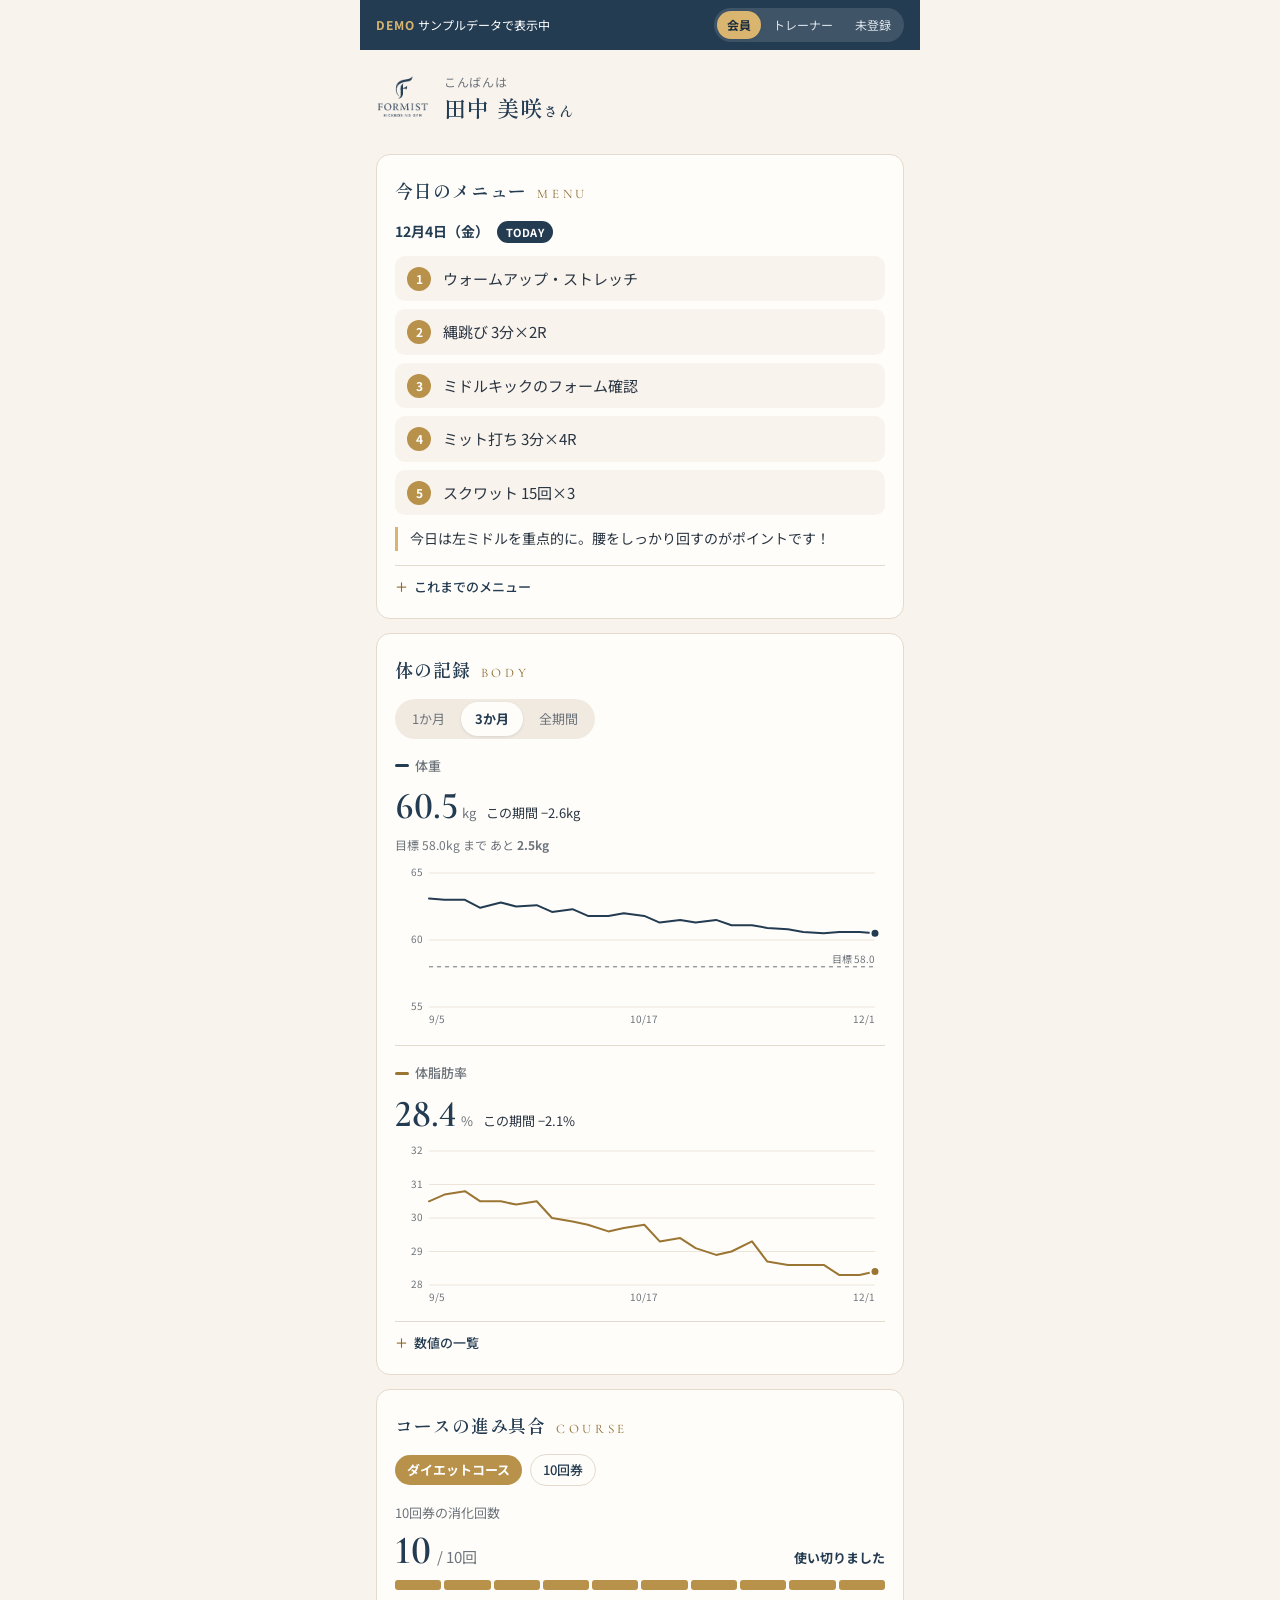
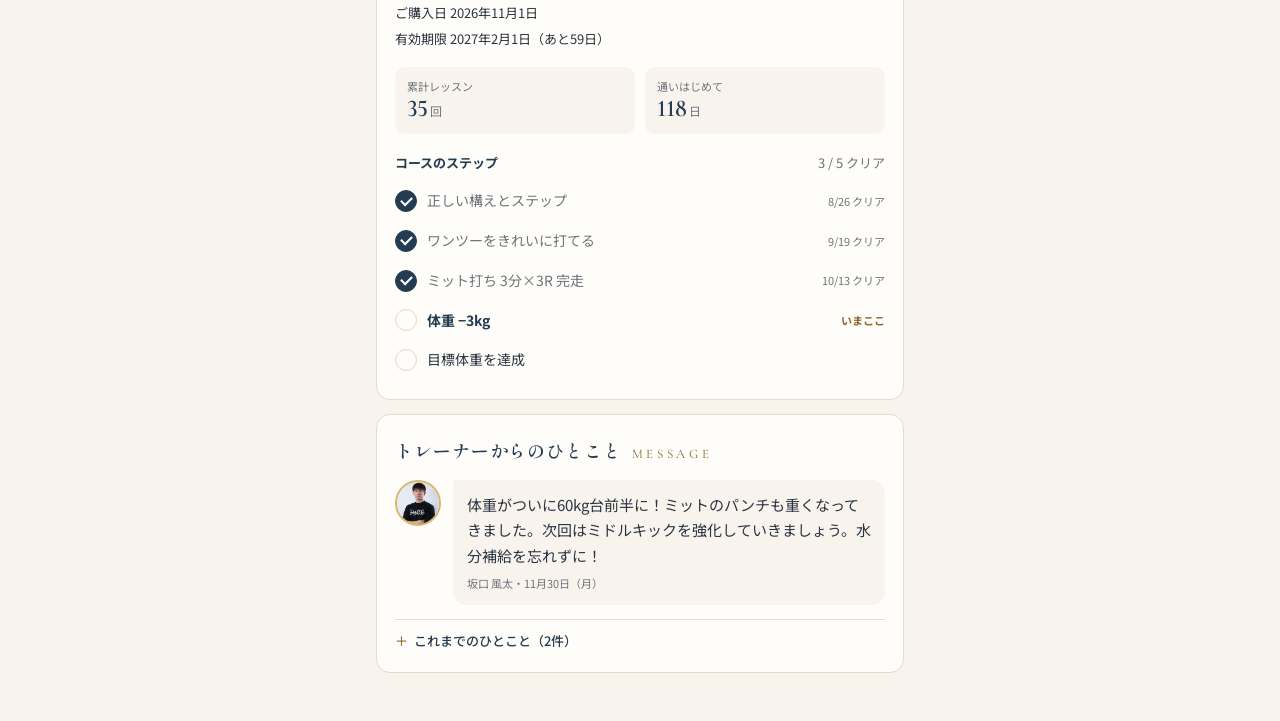
<file: mypage/index.html>
<!DOCTYPE html>
<html lang="ja">
<head>
<meta charset="UTF-8">
<meta name="viewport" content="width=device-width, initial-scale=1, viewport-fit=cover">
<meta name="robots" content="noindex, nofollow">
<meta name="theme-color" content="#f8f3ed">
<title>マイページ | FORMIST GYM</title>
<link rel="preconnect" href="https://fonts.googleapis.com">
<link rel="preconnect" href="https://fonts.gstatic.com" crossorigin>
<link href="https://fonts.googleapis.com/css2?family=Cormorant+Garamond:wght@500;600&family=Noto+Sans+JP:wght@400;500;700&family=Shippori+Mincho:wght@600&display=swap" rel="stylesheet">
<link rel="stylesheet" href="style.css">
</head>
<body>
<div id="app" aria-live="polite">
  <div class="boot"><div class="spinner" aria-hidden="true"></div><p>読み込み中…</p></div>
</div>
<div id="toast" class="toast" role="status" hidden></div>
<script src="config.js"></script>
<script src="demo.js"></script>
<script src="app.js"></script>
</body>
</html>
</file>
<file: mypage/style.css>
:root {
  --cream: #f8f3ed;
  --cream-2: #f1eae1;
  --card: #fffdf9;
  --navy: #243c52;
  --navy-deep: #1a2c3e;
  --text: #2a3542;
  --muted: #6d747c;
  --gold: #b8914a;
  --gold-ink: #8a6a2e;      /* 文字・線に使う濃いゴールド（背景とのコントラスト確保） */
  --gold-light: #d9b56f;
  --gold-wash: #f5ecdc;
  --line: #e4dacd;
  --grid: #ece4d9;
  --line-green: #06c755;
  --danger: #b4452f;
  --radius: 14px;
  --serif: "Shippori Mincho", "Noto Serif JP", serif;
  --en: "Cormorant Garamond", serif;
  --series-weight: #243c52;
  --series-fat: #9a7533;
}
* { box-sizing: border-box; margin: 0; padding: 0; }
html { -webkit-text-size-adjust: 100%; }
body {
  font-variant-numeric: lining-nums;
  background: var(--cream); color: var(--text);
  font-family: "Noto Sans JP", system-ui, sans-serif; font-size: 15px;
  line-height: 1.7; -webkit-font-smoothing: antialiased;
  padding-bottom: env(safe-area-inset-bottom);
}
button, input, select, textarea { font: inherit; color: inherit; }
button { cursor: pointer; background: none; border: none; }
img { display: block; max-width: 100%; }
#app { width: min(560px, 100%); margin-inline: auto; padding: 0 16px 48px; }
.nw { white-space: nowrap; }
.muted { color: var(--muted); }
.sr-only { position: absolute; width: 1px; height: 1px; overflow: hidden; clip: rect(0 0 0 0); white-space: nowrap; }

/* Boot / error */
.boot { min-height: 70vh; display: grid; place-content: center; justify-items: center; gap: 14px; color: var(--muted); text-align: center; }
.spinner { width: 34px; height: 34px; border-radius: 50%; border: 3px solid var(--line); border-top-color: var(--gold); animation: spin 0.9s linear infinite; }
@keyframes spin { to { transform: rotate(360deg); } }
.boot h1 { font-family: var(--serif); color: var(--navy); font-size: 20px; }
.boot p { max-width: 320px; font-size: 14px; }

/* Demo bar */
.demo-bar {
  position: sticky; top: 0; z-index: 20; margin: 0 -16px; padding: 8px 16px;
  background: var(--navy); color: #fff; font-size: 12px;
  display: flex; align-items: center; justify-content: space-between; gap: 10px; flex-wrap: wrap;
}
.demo-bar b { color: var(--gold-light); font-weight: 700; letter-spacing: .08em; }
.demo-bar .seg { background: rgba(255,255,255,.12); }
.demo-bar .seg button { color: #dfe6ec; padding: 4px 10px; font-size: 12px; }
.demo-bar .seg button[aria-pressed="true"] { background: var(--gold-light); color: var(--navy-deep); }

/* Header */
.top { display: flex; align-items: center; gap: 14px; padding: 22px 0 18px; }
.top .logo { width: 54px; height: auto; flex: none; }
.top .hello { font-size: 12px; color: var(--muted); letter-spacing: .06em; }
.top h1 { font-family: var(--serif); font-size: 22px; color: var(--navy); font-weight: 600; letter-spacing: .04em; line-height: 1.35; }
.top h1 small { font-size: 14px; margin-left: 2px; }
.top .role { margin-left: auto; font-size: 11px; color: var(--gold-ink); border: 1px solid var(--gold); border-radius: 999px; padding: 2px 10px; white-space: nowrap; }

/* Card */
.card { background: var(--card); border: 1px solid var(--line); border-radius: var(--radius); padding: 20px 18px; margin-top: 14px; }
.sec-title { display: flex; align-items: baseline; gap: 10px; margin-bottom: 14px; }
.sec-title .en { font-family: var(--en); font-size: 13px; letter-spacing: .28em; color: var(--gold-ink); text-transform: uppercase; }
.sec-title h2 { font-family: var(--serif); font-size: 18px; color: var(--navy); font-weight: 600; letter-spacing: .05em; order: -1; }
.sec-title .aside { margin-left: auto; font-size: 12px; color: var(--muted); }
.empty { color: var(--muted); font-size: 14px; background: var(--cream); border-radius: 10px; padding: 16px; text-align: center; }

/* Today's menu */
.menu-date { display: flex; align-items: center; gap: 8px; flex-wrap: wrap; margin-bottom: 12px; font-size: 14px; color: var(--navy); font-weight: 700; }
.tag { font-size: 11px; font-weight: 700; padding: 2px 9px; border-radius: 999px; background: var(--gold-wash); color: var(--gold-ink); letter-spacing: .04em; }
.tag.today { background: var(--navy); color: #fff; }
.menu-list { list-style: none; counter-reset: step; display: grid; gap: 8px; }
.menu-list li { counter-increment: step; display: flex; gap: 12px; align-items: flex-start; padding: 10px 12px; background: var(--cream); border-radius: 10px; }
.menu-list li::before {
  content: counter(step); flex: none; width: 24px; height: 24px; border-radius: 50%;
  display: grid; place-items: center; background: var(--gold); color: #fff; font-size: 12px; font-weight: 700; margin-top: 1px;
}
.menu-note { margin-top: 12px; font-size: 14px; padding-left: 12px; border-left: 3px solid var(--gold-light); color: var(--text); white-space: pre-wrap; }
details.more { margin-top: 14px; border-top: 1px solid var(--line); padding-top: 10px; }
details.more > summary { cursor: pointer; font-size: 13px; color: var(--navy); font-weight: 500; list-style: none; display: flex; align-items: center; gap: 6px; }
details.more > summary::-webkit-details-marker { display: none; }
details.more > summary::before { content: "＋"; color: var(--gold-ink); }
details.more[open] > summary::before { content: "－"; }
.history { list-style: none; margin-top: 10px; display: grid; gap: 10px; }
.history li { font-size: 13px; }
.history .h-date { font-weight: 700; color: var(--navy); }
.history .h-items { color: var(--muted); }

/* Segmented control */
.seg { display: inline-flex; background: var(--cream-2); border-radius: 999px; padding: 3px; gap: 2px; }
.seg button { padding: 6px 14px; border-radius: 999px; font-size: 13px; color: var(--muted); }
.seg button[aria-pressed="true"] { background: var(--card); color: var(--navy); font-weight: 700; box-shadow: 0 1px 3px rgba(36,60,82,.12); }

/* Body metrics */
.metric { margin-top: 16px; }
.metric + .metric { border-top: 1px solid var(--line); padding-top: 16px; }
.metric-head { display: flex; align-items: flex-end; gap: 10px; flex-wrap: wrap; }
.metric-head h3 { font-size: 13px; color: var(--muted); font-weight: 500; display: flex; align-items: center; gap: 6px; }
.metric-head h3 i { width: 14px; height: 3px; border-radius: 2px; display: inline-block; }
.metric-val { width: 100%; display: flex; align-items: baseline; gap: 10px; flex-wrap: wrap; }
.metric-val strong { font-feature-settings: "lnum" 1; font-family: var(--en); font-size: 38px; line-height: 1; color: var(--navy); font-weight: 600; }
.metric-val .unit { font-size: 13px; color: var(--muted); margin-left: -6px; }
.metric-val .delta { font-size: 13px; color: var(--text); }
.metric-val .goal { font-size: 12px; color: var(--muted); width: 100%; }
.chart { position: relative; margin-top: 6px; height: 168px; touch-action: pan-y; }
.chart svg { display: block; width: 100%; height: 100%; overflow: visible; }
.chart .ax { font-size: 10px; fill: var(--muted); font-family: "Noto Sans JP", sans-serif; }
.chart .grid { stroke: var(--grid); stroke-width: 1; }
.chart .goal-line { stroke: var(--muted); stroke-width: 1; stroke-dasharray: 4 4; }
.chart .goal-label { font-size: 10px; fill: var(--muted); }
.chart .series { fill: none; stroke-width: 2; stroke-linejoin: round; stroke-linecap: round; }
.chart .cross { stroke: var(--muted); stroke-width: 1; }
.tip {
  position: absolute; top: 0; pointer-events: none; background: var(--navy-deep); color: #fff;
  font-size: 12px; line-height: 1.4; padding: 6px 10px; border-radius: 8px; white-space: nowrap;
  transform: translateX(-50%); box-shadow: 0 6px 16px rgba(26,44,62,.25);
}
.tip b { font-size: 14px; }
.table-view table { width: 100%; border-collapse: collapse; margin-top: 10px; font-size: 13px; font-variant-numeric: tabular-nums; }
.table-view th, .table-view td { padding: 6px 4px; border-bottom: 1px solid var(--line); text-align: right; }
.table-view th:first-child, .table-view td:first-child { text-align: left; }
.table-view th { color: var(--muted); font-weight: 500; font-size: 12px; }

/* Course progress */
.course-head { display: flex; align-items: center; gap: 8px; flex-wrap: wrap; }
.pill { font-size: 13px; font-weight: 700; padding: 4px 12px; border-radius: 999px; background: var(--gold); color: #fff; }
.pill.outline { background: none; border: 1px solid var(--line); color: var(--navy); font-weight: 500; }
.count { margin-top: 16px; display: flex; align-items: baseline; gap: 6px; flex-wrap: wrap; }
.count .label { font-size: 13px; color: var(--muted); width: 100%; }
.count strong { font-feature-settings: "lnum" 1; font-family: var(--en); font-size: 40px; line-height: 1; color: var(--navy); font-weight: 600; }
.count .of { font-size: 15px; color: var(--muted); }
.count .rest { margin-left: auto; font-size: 13px; font-weight: 700; color: var(--navy); }
.bar { margin-top: 10px; display: flex; gap: 3px; }
.bar span { flex: 1; height: 10px; border-radius: 3px; background: var(--cream-2); }
.bar span.on { background: var(--gold); }
.bar.continuous span { border-radius: 999px; }
.course-meta { margin-top: 12px; font-size: 13px; color: var(--text); display: grid; gap: 4px; }
.course-meta .warn { color: var(--danger); font-weight: 700; }
.stats { display: grid; grid-template-columns: 1fr 1fr; gap: 10px; margin-top: 16px; }
.stats div { background: var(--cream); border-radius: 10px; padding: 10px 12px; }
.stats small { display: block; font-size: 11px; color: var(--muted); }
.stats b { font-feature-settings: "lnum" 1; font-family: var(--en); font-size: 24px; color: var(--navy); font-weight: 600; line-height: 1.2; }
.stats b span { font-family: "Noto Sans JP", sans-serif; font-size: 12px; color: var(--muted); font-weight: 400; margin-left: 2px; }
.steps-head { margin-top: 18px; display: flex; align-items: baseline; justify-content: space-between; font-size: 13px; }
.steps-head b { color: var(--navy); }
.steps { list-style: none; margin-top: 8px; display: grid; gap: 2px; }
.steps li { display: flex; align-items: center; gap: 10px; padding: 7px 0; font-size: 14px; }
.steps .mark { flex: none; width: 22px; height: 22px; border-radius: 50%; border: 1.5px solid var(--line); display: grid; place-items: center; }
.steps li.done .mark { background: var(--navy); border-color: var(--navy); }
.steps li.done .mark::after { content: ""; width: 9px; height: 5px; border-left: 2px solid #fff; border-bottom: 2px solid #fff; transform: rotate(-45deg) translate(1px, -1px); }
.steps li.done .title { color: var(--muted); }
.steps li .when { margin-left: auto; font-size: 11px; color: var(--muted); }
.steps li.next .title { font-weight: 700; color: var(--navy); }
.steps li.next .when { color: var(--gold-ink); font-weight: 700; }

/* Trainer message */
.msg { display: flex; gap: 12px; align-items: flex-start; }
.msg img { width: 46px; height: 46px; border-radius: 50%; object-fit: cover; object-position: center 20%; flex: none; border: 2px solid var(--gold-light); }
.bubble { position: relative; background: var(--cream); border-radius: 4px 14px 14px 14px; padding: 12px 14px; flex: 1; min-width: 0; }
.bubble p { white-space: pre-wrap; overflow-wrap: anywhere; font-size: 15px; }
.bubble .from { font-size: 11px; color: var(--muted); margin-top: 6px; }
.old-msgs { list-style: none; margin-top: 10px; display: grid; gap: 10px; }
.old-msgs li { font-size: 13px; }
.old-msgs li p { white-space: pre-wrap; }
.old-msgs li small { color: var(--muted); }

.foot { margin-top: 28px; text-align: center; font-size: 12px; color: var(--muted); }
.foot button { color: var(--navy); text-decoration: underline; text-underline-offset: 3px; }

/* ---------- Trainer ---------- */
.list-head { display: flex; align-items: center; justify-content: space-between; gap: 10px; }
.list-head h2 { font-family: var(--serif); font-size: 18px; color: var(--navy); }
.search { width: 100%; margin-top: 12px; padding: 10px 14px; border: 1px solid var(--line); border-radius: 999px; background: var(--cream); }
.member-list { list-style: none; margin-top: 8px; }
.member-list li + li { border-top: 1px solid var(--line); }
.member-list button { width: 100%; text-align: left; display: flex; align-items: center; gap: 12px; padding: 12px 2px; }
.avatar { width: 38px; height: 38px; border-radius: 50%; background: var(--gold-wash); color: var(--gold-ink); display: grid; place-items: center; font-family: var(--serif); font-weight: 600; flex: none; }
.member-list .info { flex: 1; min-width: 0; }
.member-list .name { font-weight: 700; color: var(--navy); }
.member-list .sub { font-size: 12px; color: var(--muted); }
.member-list .chev { color: var(--muted); }
.unlinked { font-size: 10px; color: var(--danger); border: 1px solid currentColor; border-radius: 4px; padding: 0 5px; margin-left: 6px; font-weight: 500; }
.pending-item { padding: 12px 0; border-top: 1px solid var(--line); display: grid; gap: 8px; }
.hint + .pending-item { border-top: none; }
.pending-item .who { font-weight: 700; color: var(--navy); }
.pending-item .who small { display: block; font-weight: 400; font-size: 12px; color: var(--muted); }
.pending-item .row { display: flex; gap: 8px; }
.pending-item select { flex: 1; min-width: 0; }
.hint { font-size: 12px; color: var(--muted); margin-top: 6px; }
.card.alert { border-color: var(--gold); background: #fffaf0; }

.tbar { position: sticky; top: 0; z-index: 10; margin: 0 -16px; padding: 10px 16px; background: rgba(248,243,237,.94); backdrop-filter: blur(8px); border-bottom: 1px solid var(--line); display: flex; align-items: center; gap: 10px; }
.demo-bar + .tbar { top: 38px; }
.tbar .back { color: var(--navy); font-size: 14px; padding: 4px 8px 4px 0; }
.tbar .who { font-family: var(--serif); font-weight: 600; color: var(--navy); font-size: 17px; margin-left: auto; }

.tabs { display: grid; grid-template-columns: repeat(4, 1fr); gap: 4px; background: var(--cream-2); border-radius: 12px; padding: 4px; }
.tabs button { padding: 8px 4px; border-radius: 9px; font-size: 13px; color: var(--muted); }
.tabs button[aria-selected="true"] { background: var(--card); color: var(--navy); font-weight: 700; box-shadow: 0 1px 3px rgba(36,60,82,.12); }
.panel { margin-top: 16px; }
.panel[hidden] { display: none; }

form.f { display: grid; gap: 14px; }
.f label, .f .field { display: grid; gap: 4px; font-size: 13px; color: var(--muted); }
.f input:not([type=checkbox]), .f select, .f textarea, .pending-item select {
  width: 100%; padding: 10px 12px; border: 1px solid var(--line); border-radius: 10px; background: #fff; color: var(--text); font-size: 16px;
}
.f textarea { resize: vertical; line-height: 1.6; }
.f input:focus, .f select:focus, .f textarea:focus, .search:focus { outline: 2px solid var(--gold-light); outline-offset: 0; border-color: var(--gold); }
.f .two { display: grid; grid-template-columns: 1fr 1fr; gap: 10px; }
.f label.check { display: flex; align-items: center; gap: 8px; color: var(--text); font-size: 14px; }
.f label.check input { width: 18px; height: 18px; accent-color: var(--navy); }
.chips { display: flex; flex-wrap: wrap; gap: 6px; }
.chips button { font-size: 12px; padding: 5px 10px; border-radius: 999px; border: 1px solid var(--line); background: var(--cream); color: var(--navy); }
.actions { display: flex; gap: 10px; align-items: center; flex-wrap: wrap; }
.btn { display: inline-flex; align-items: center; justify-content: center; gap: 6px; padding: 11px 22px; border-radius: 999px; font-weight: 700; font-size: 14px; }
.btn.primary { background: var(--navy); color: #fff; }
.btn.primary:disabled { opacity: .55; }
.btn.small { padding: 7px 14px; font-size: 13px; }
.btn.line { border: 1px solid var(--navy); color: var(--navy); }
.btn.ghost { color: var(--danger); font-weight: 500; padding-inline: 8px; }
.records { list-style: none; margin-top: 14px; border-top: 1px solid var(--line); }
.records li { display: flex; align-items: center; gap: 10px; padding: 8px 0; border-bottom: 1px solid var(--line); font-size: 13px; }
.records li .r-main { flex: 1; min-width: 0; overflow-wrap: anywhere; }
.records li .r-date { color: var(--navy); font-weight: 700; margin-right: 6px; }
.records .del { color: var(--muted); font-size: 18px; line-height: 1; padding: 4px 8px; }
.ms-edit { list-style: none; display: grid; gap: 2px; }
.ms-edit li { display: flex; align-items: center; gap: 10px; padding: 6px 0; font-size: 14px; }
.ms-edit li input { width: 20px; height: 20px; accent-color: var(--navy); flex: none; }
.ms-edit li span { flex: 1; }
.ms-edit .del { color: var(--muted); font-size: 18px; padding: 2px 8px; }
.sub-h { font-size: 13px; color: var(--navy); font-weight: 700; margin-top: 22px; padding-top: 16px; border-top: 1px solid var(--line); }
.inline-add { display: flex; gap: 8px; margin-top: 8px; }
.inline-add input { flex: 1; min-width: 0; }
.link-state { font-size: 13px; display: flex; align-items: center; gap: 8px; flex-wrap: wrap; }
.preview-label { margin-top: 28px; text-align: center; font-size: 12px; color: var(--muted); letter-spacing: .08em; display: flex; align-items: center; gap: 10px; }
.preview-label::before, .preview-label::after { content: ""; flex: 1; height: 1px; background: var(--line); }

/* Toast */
.toast {
  position: fixed; left: 50%; bottom: calc(24px + env(safe-area-inset-bottom)); transform: translateX(-50%);
  background: var(--navy-deep); color: #fff; padding: 10px 20px; border-radius: 999px; font-size: 14px; z-index: 100;
  box-shadow: 0 10px 24px rgba(26,44,62,.3); max-width: calc(100% - 32px);
}
.toast.err { background: var(--danger); }
</file>
